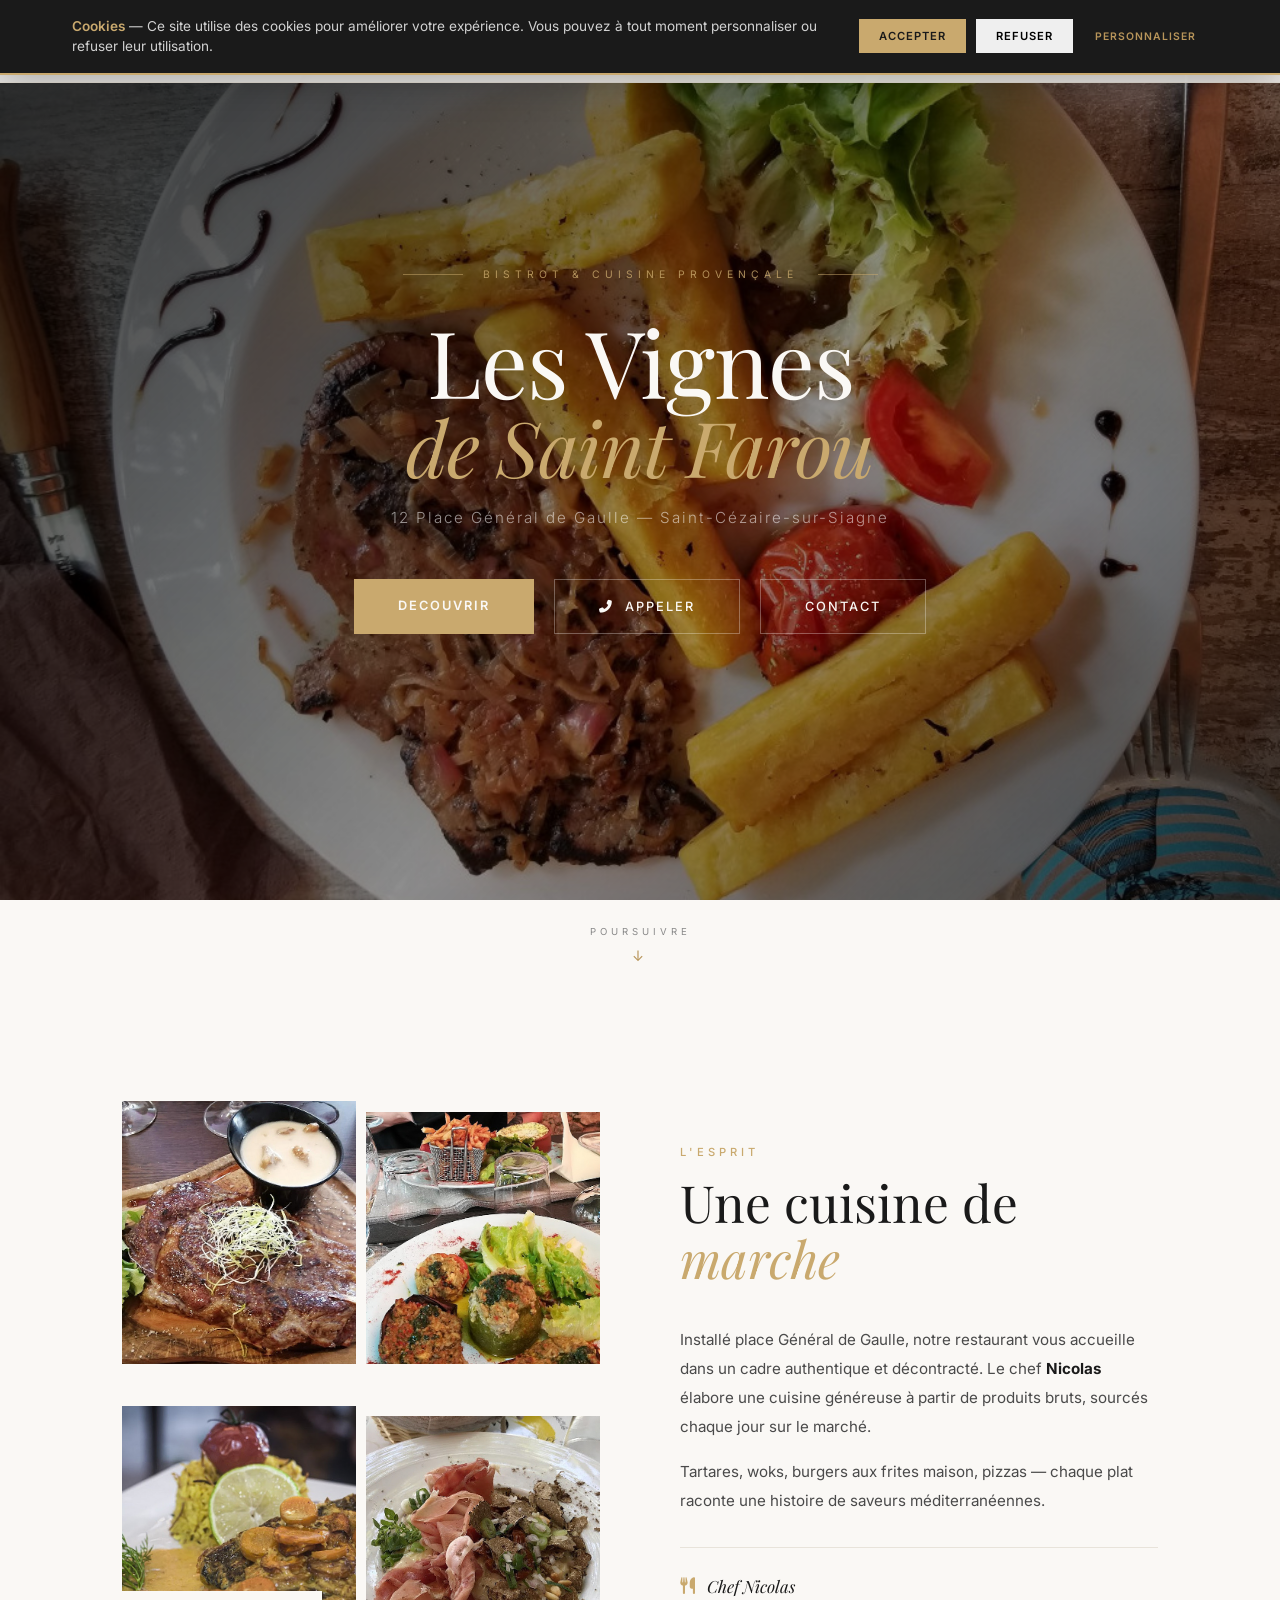
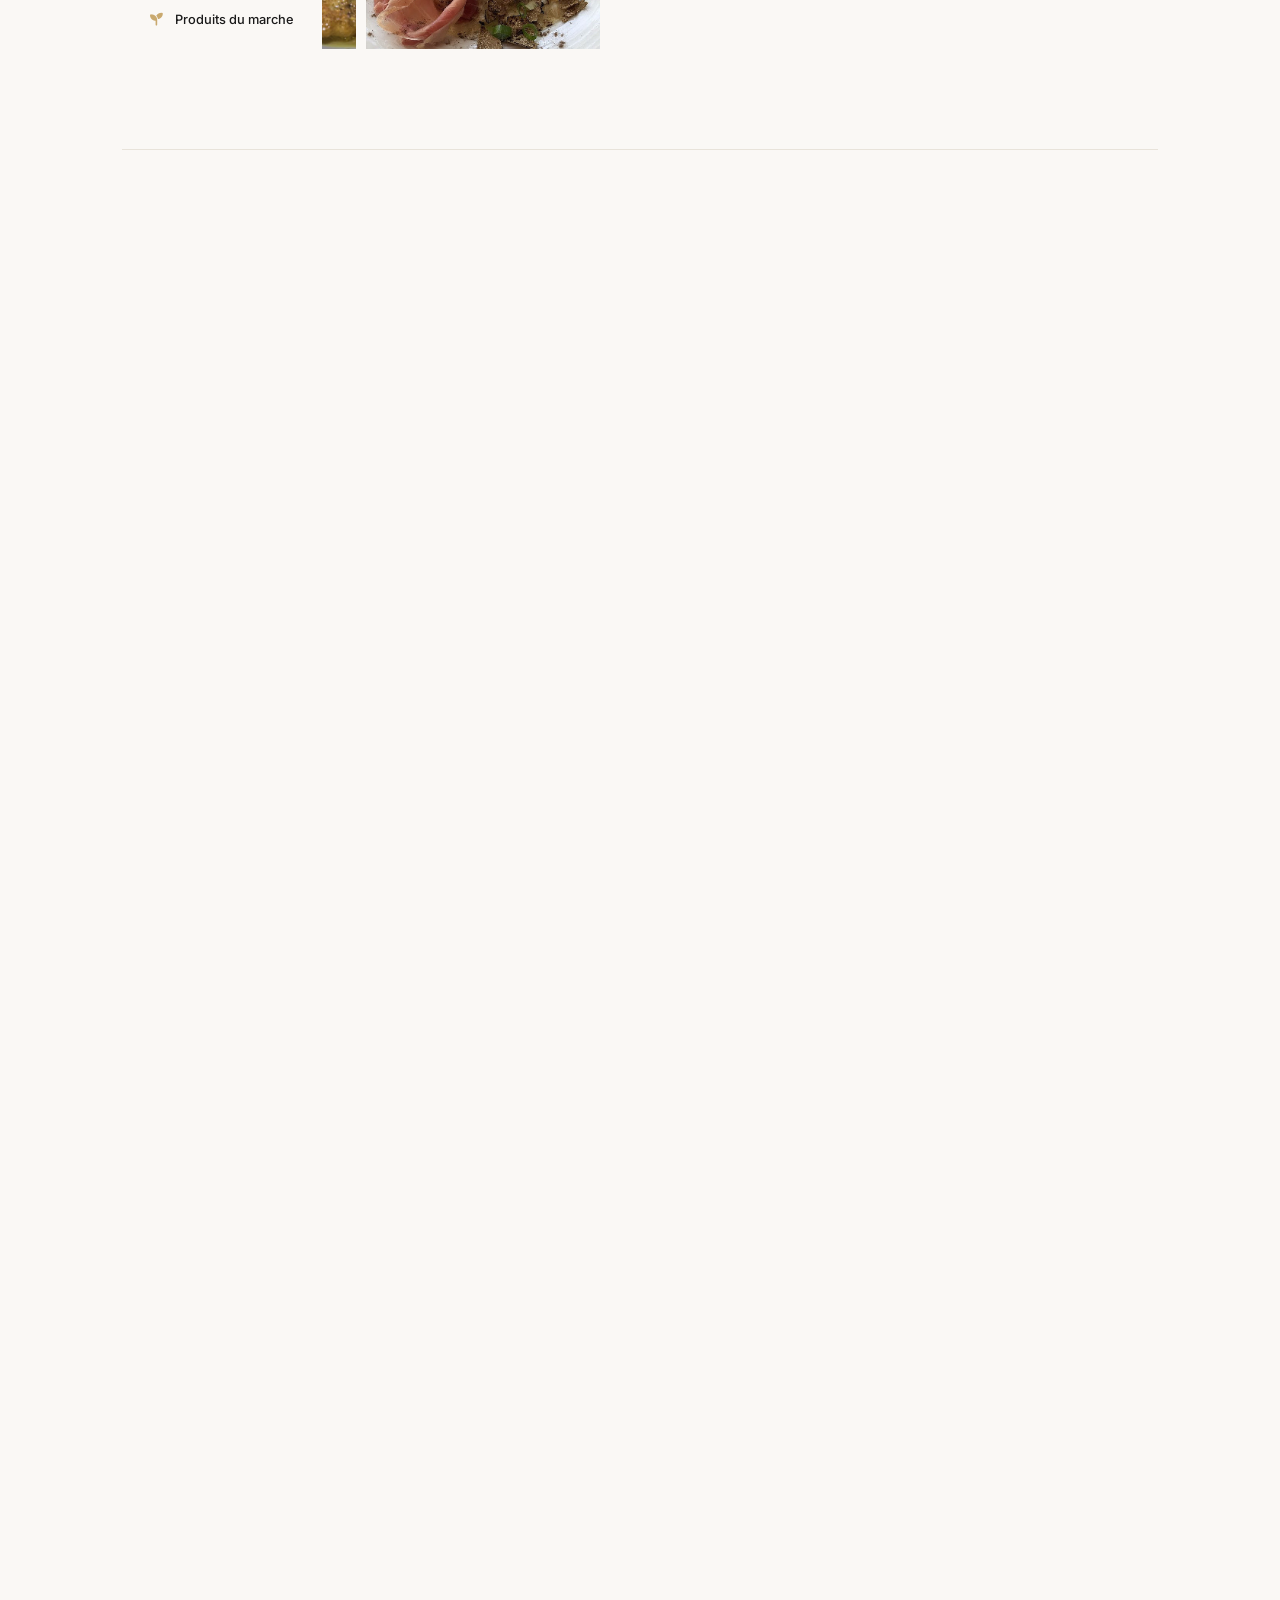
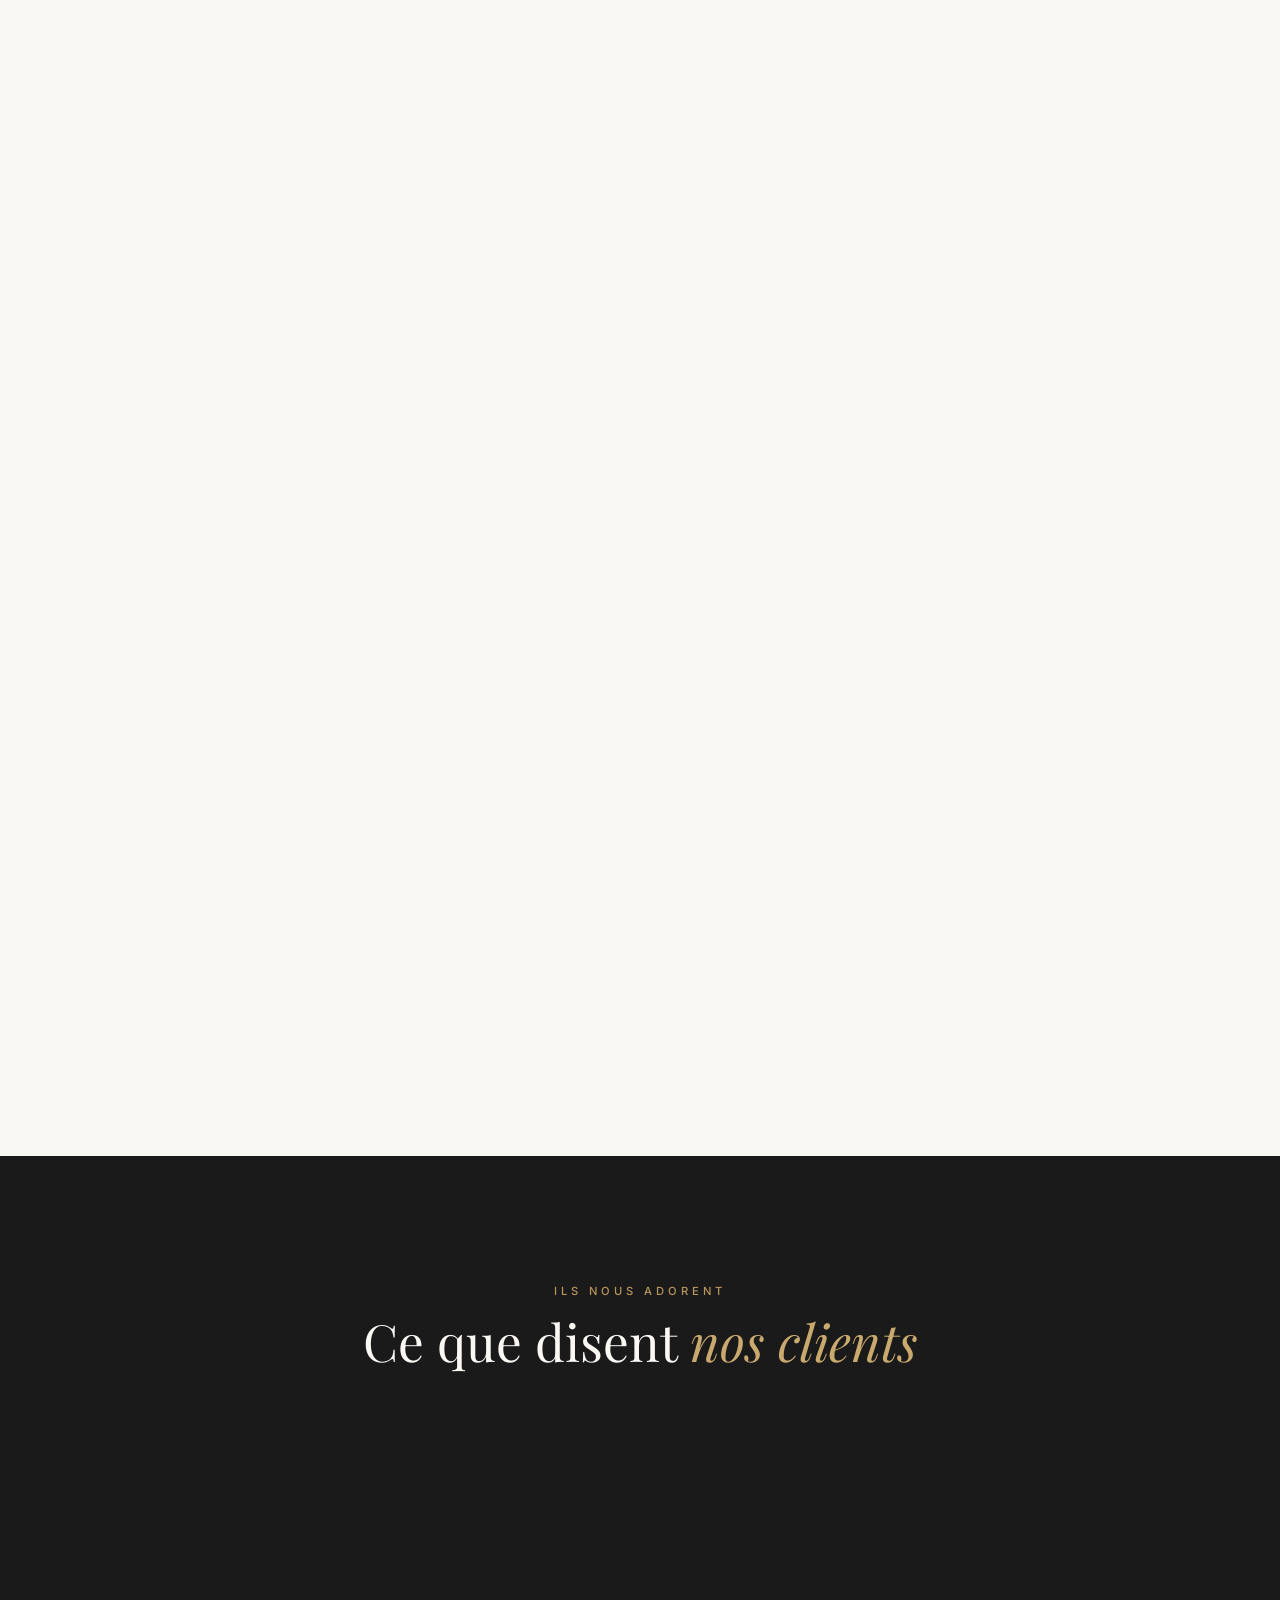
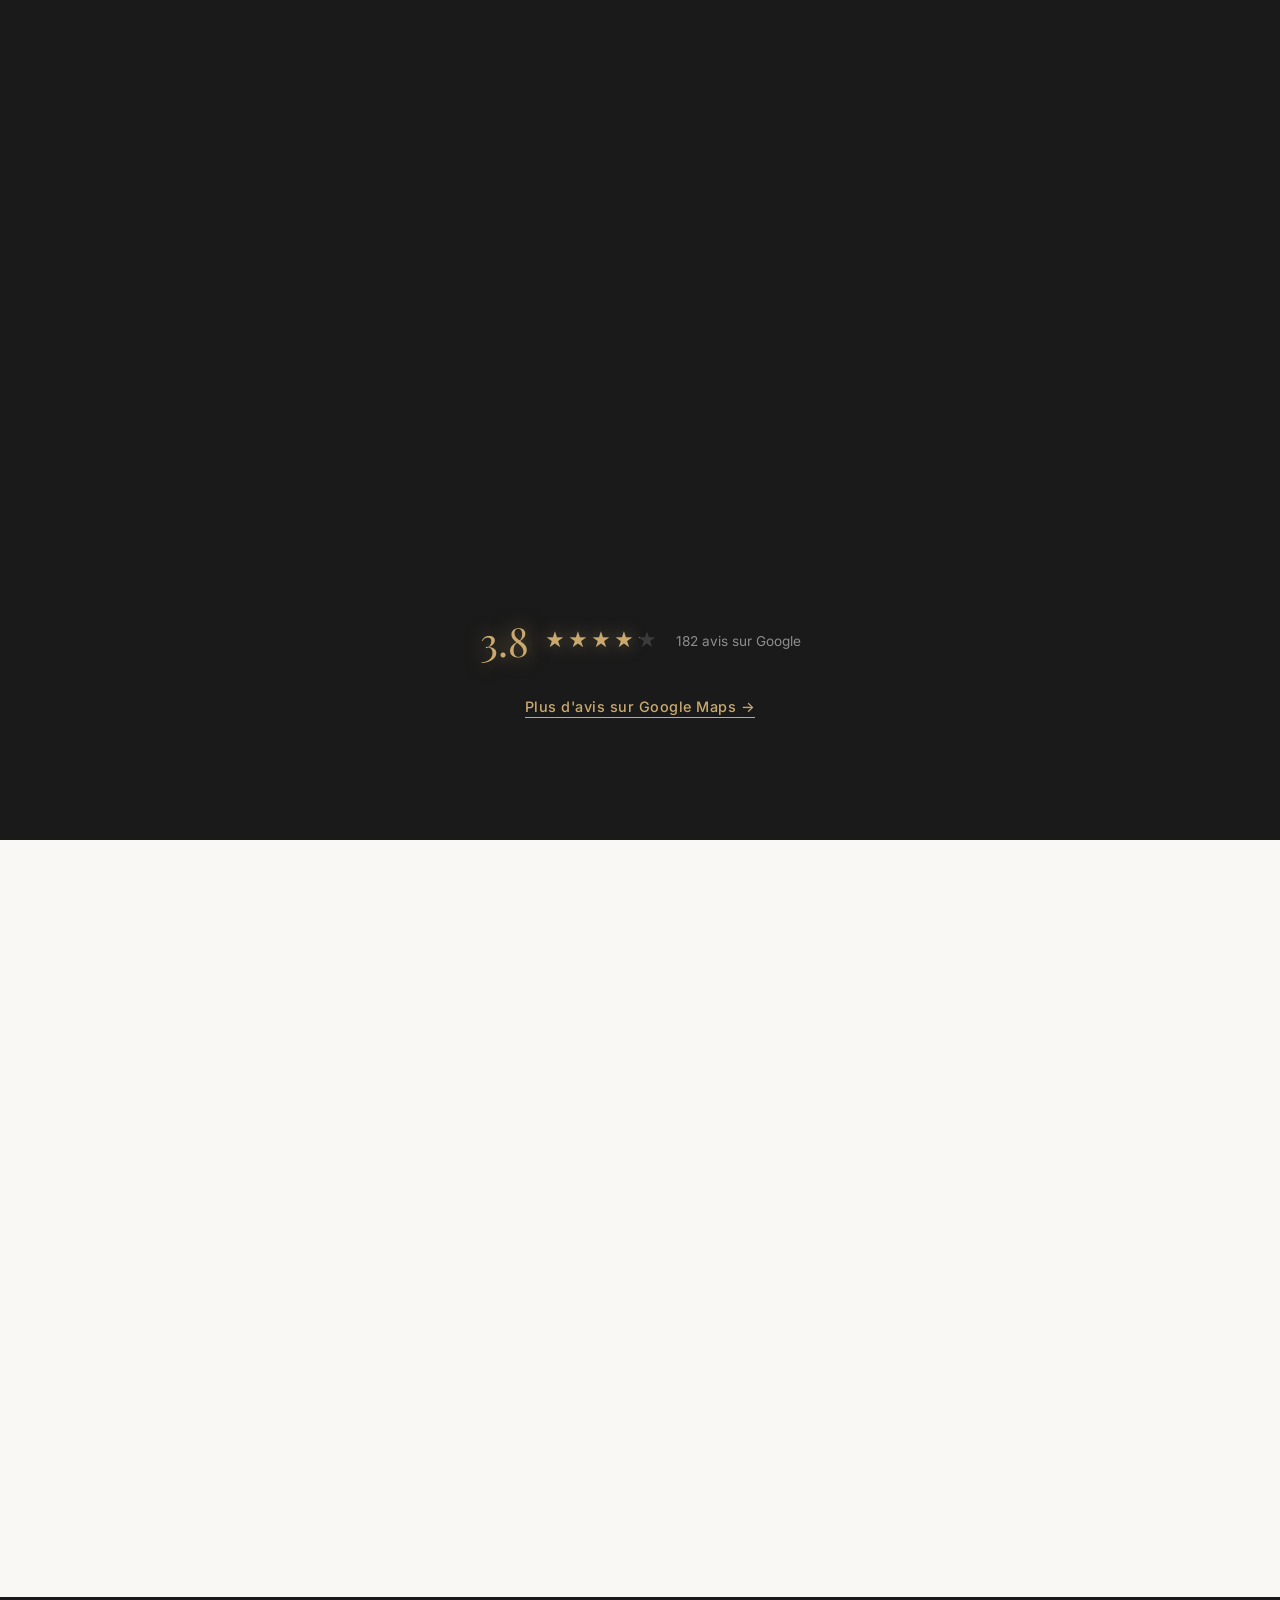
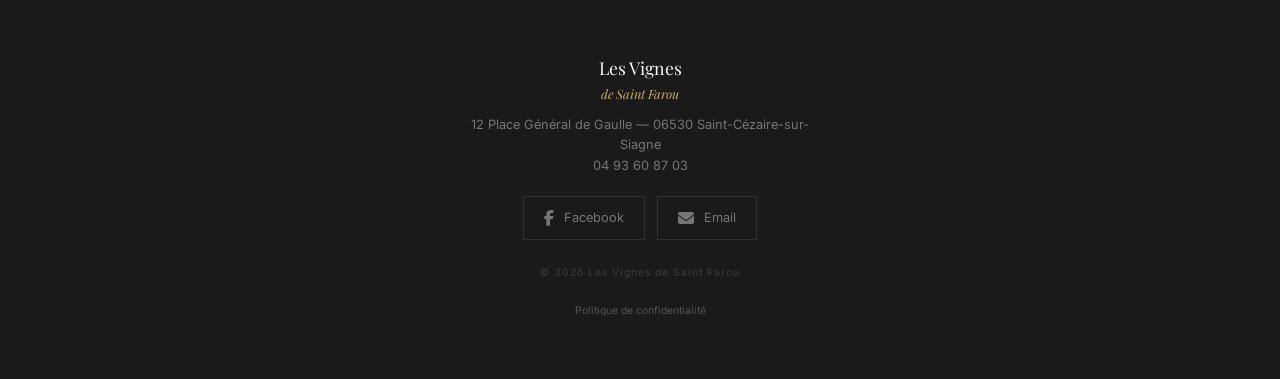
<file: index.html>
<!DOCTYPE html>
<html lang="fr">
<head>
  <meta charset="UTF-8">
  <meta name="viewport" content="width=device-width, initial-scale=1.0">
  <title>Les Vignes de Saint Farou — Restaurant Bistronomique à Saint-Cézaire-sur-Siagne</title>
  <meta name="description" content="Restaurant bistronomique à Saint-Cézaire-sur-Siagne. Cuisine provençale, produits frais du marché, terrasse ombragée. Menu du jour, plats faits maison, desserts gourmands.">
  <meta name="keywords" content="restaurant Saint-Cézaire, cuisine provençale, bistronomique, Nicolas, terrasse, marché, Alpes-Maritimes">
  <meta name="robots" content="index, follow">
  <link rel="canonical" href="https://mrplrgaming.github.io/les-vignes-de-saint-farou/">
  <link rel="icon" type="image/jpeg" href="images/photo2.jpg">

  <!-- Open Graph -->
  <meta property="og:title" content="Les Vignes de Saint Farou — Restaurant Bistronomique">
  <meta property="og:description" content="Cuisine provençale, produits frais du marché, terrasse ombragée à Saint-Cézaire-sur-Siagne.">
  <meta property="og:type" content="restaurant">
  <meta property="og:url" content="https://mrplrgaming.github.io/les-vignes-de-saint-farou/">
  <meta property="og:image" content="https://mrplrgaming.github.io/les-vignes-de-saint-farou/images/photo10.jpg">
  <meta property="og:locale" content="fr_FR">

  <!-- Twitter Card -->
  <meta name="twitter:card" content="summary_large_image">
  <meta name="twitter:title" content="Les Vignes de Saint Farou — Restaurant Bistronomique">
  <meta name="twitter:description" content="Cuisine provençale, produits frais du marché, terrasse ombragée à Saint-Cézaire-sur-Siagne.">
  <meta name="twitter:image" content="https://mrplrgaming.github.io/les-vignes-de-saint-farou/images/photo10.jpg">

  <link rel="preconnect" href="https://fonts.googleapis.com">
  <link href="https://fonts.googleapis.com/css2?family=Playfair+Display:ital,wght@0,400;0,500;0,600;0,700;1,400;1,500&family=Inter:wght@300;400;500;600&display=swap" rel="stylesheet">
  <link rel="stylesheet" href="https://cdnjs.cloudflare.com/ajax/libs/font-awesome/6.5.0/css/all.min.css">
  <link rel="stylesheet" href="css/style.css">

  <!-- Schema.org Restaurant -->
  <script type="application/ld+json">
  {
    "@context": "https://schema.org",
    "@type": "Restaurant",
    "name": "Les Vignes de Saint Farou",
    "alternateName": "Les Vignes de San Fariou",
    "description": "Restaurant bistronomique proposant une cuisine provençale élaborée à partir de produits frais du marché.",
    "url": "https://mrplrgaming.github.io/les-vignes-de-saint-farou/",
    "telephone": "+33493608703",
    "email": "restaurant@vignes-san-fariou.fr",
    "servesCuisine": "Provençale, Bistronomique",
    "priceRange": "€€",
    "image": "https://mrplrgaming.github.io/les-vignes-de-saint-farou/images/photo10.jpg",
    "address": {
      "@type": "PostalAddress",
      "streetAddress": "12 Place Général de Gaulle",
      "addressLocality": "Saint-Cézaire-sur-Siagne",
      "postalCode": "06530",
      "addressCountry": "FR"
    },
    "geo": {
      "@type": "GeoCoordinates",
      "latitude": 43.64976,
      "longitude": 6.79287
    },
    "openingHours": [
      "Tu-Th 12:00-14:30",
      "Fr-Sa 12:00-14:00, 19:00-22:30"
    ],
    "aggregateRating": {
      "@type": "AggregateRating",
      "ratingValue": "4.4",
      "reviewCount": "182",
      "bestRating": "5"
    }
  }
  </script>

  <!-- BreadcrumbList -->
  <script type="application/ld+json">
  {
    "@context": "https://schema.org",
    "@type": "BreadcrumbList",
    "itemListElement": [
      { "@type": "ListItem", "position": 1, "name": "Accueil", "item": "https://mrplrgaming.github.io/les-vignes-de-saint-farou/" }
    ]
  }
  </script>
  <!-- Google tag (gtag.js) -->
  <script async src="https://www.googletagmanager.com/gtag/js?id=G-81CL2860PD"></script>
  <script>
    window.dataLayer = window.dataLayer || [];
    function gtag(){dataLayer.push(arguments);}
    gtag('js', new Date());
    gtag('config', 'G-81CL2860PD');
  </script>
<script data-goatcounter="https://mes-sites.goatcounter.com/count" async src="//gc.zgo.at/count.js"></script>
</head>
<body>

  <nav id="navbar">
    <div class="nav-inner">
      <a href="#" class="nav-brand">Les Vignes <span>de Saint Farou</span></a>
      <div class="nav-right">
        <a href="#about" class="nav-link">L'Esprit</a>
        <a href="#menu" class="nav-link">Carte</a>
        <a href="#gallery" class="nav-link">Galerie</a>
        <a href="#reviews" class="nav-link">Avis</a>
        <a href="https://www.facebook.com/VignesSanFariou" target="_blank" class="nav-link nav-social" aria-label="Facebook"><i class="fab fa-facebook-f"></i></a>
        <a href="#contact" class="nav-btn">Reservez</a>
        <a href="tel:+33493608703" class="nav-btn nav-call" aria-label="Appeler">Appeler</a>
      </div>
      <button class="nav-toggle" id="navToggle" aria-label="Menu">
        <span></span><span></span>
      </button>
    </div>
  </nav>

  <section id="hero">
    <div class="hero-bg"></div>
    <div class="hero-overlay"></div>
    <div class="hero-holder">
      <div class="hero-marquee">
        <div class="hero-line"></div>
        <span>Bistrot & Cuisine Provençale</span>
        <div class="hero-line"></div>
      </div>
      <h1>Les Vignes<br><em>de Saint Farou</em></h1>
      <p class="hero-addr">12 Place Général de Gaulle — Saint-Cézaire-sur-Siagne</p>
      <div class="hero-actions">
        <a href="#menu" class="btn-primary">Decouvrir</a>
        <a href="tel:+33493608703" class="btn-ghost btn-call"><i class="fas fa-phone-alt"></i> Appeler</a>
        <a href="#contact" class="btn-ghost">Contact</a>
      </div>
      <div class="hero-scroll-down">↓</div>
    </div>
  </section>

  <div class="scroll-hint">Poursuivre <span>↓</span></div>

  <section id="about" class="reveal-left">
    <div class="container">
      <div class="about-grid stagger">
        <div class="about-visual reveal-left">
          <div class="collage">
            <div class="collage-item collage-a"><img loading="lazy" src="images/photo25.jpg" alt="" class="parallax-img"></div>
            <div class="collage-item collage-b"><img loading="lazy" src="images/photo26.jpg" alt="" class="parallax-img"></div>
            <div class="collage-item collage-c"><img loading="lazy" src="images/photo27.jpg" alt="" class="parallax-img"></div>
            <div class="collage-item collage-d"><img loading="lazy" src="images/photo28.jpg" alt="" class="parallax-img"></div>
          </div>
          <div class="about-stamp">
            <i class="fas fa-seedling"></i>
            <span>Produits du marche</span>
          </div>
        </div>
        <div class="about-text reveal-right">
          <span class="label">L'Esprit</span>
          <h2>Une cuisine de <em>marche</em></h2>
          <p>
            Installé place Général de Gaulle, notre restaurant vous accueille dans un cadre authentique et décontracté. Le chef <strong>Nicolas</strong> élabore une cuisine généreuse à partir de produits bruts, sourcés chaque jour sur le marché.
          </p>
          <p>
            Tartares, woks, burgers aux frites maison, pizzas — chaque plat raconte une histoire de saveurs méditerranéennes.
          </p>
          <div class="about-sign">
            <i class="fas fa-utensils"></i>
            <span>Chef Nicolas</span>
          </div>
        </div>
      </div>
      <div class="chef-section stagger">
        <div class="chef-image reveal-left">
            <img loading="lazy" src="images/photo22.jpg" alt="Plat signé Chef Nicolas" class="parallax-img">
        </div>
        <div class="chef-text reveal-right">
          <span class="label">La Passion du Chef</span>
          <h3>Une signature <em>gourmande</em></h3>
          <p>
            Chaque assiette qui sort de la cuisine du Chef Nicolas raconte une histoire. Celle d'un produit choisi sur le marché, d'une cuisson maîtrisée, d'une touche personnelle qui fait la différence. Du wok de porc aux légumes croquants au burger du San Fariou accompagné de frites maison, chaque plat est préparé avec la même exigence : celle du gout avant tout.
          </p>
          <p>
            "Je veux que mes clients retrouvent le goût des choses simples, mais exécutées avec précision. Un bon produit, bien cuit, bien assaisonné — ça n'a pas de prix."
          </p>
        </div>
      </div>
    </div>
  </section>

  <section id="menu" class="reveal-scale">
    <div class="container">
<div class="menu-head reveal">
      <span class="label">La Carte</span>
      <h2>Saveurs & <em>saisons</em></h2>
      </div>
      <div class="menu-tabs">
        <button class="tab active" data-tab="formules">Formules</button>
        <button class="tab" data-tab="plats">Plats</button>
        <button class="tab" data-tab="suggestions">Suggestions</button>
        <button class="tab" data-tab="desserts">Desserts</button>
        <button class="tab" data-tab="boissons">Boissons</button>
      </div>
      <div class="menu-panel active" id="panel-formules">
        <div class="menu-item">
          <div class="menu-meta">
            <h4>Plat du jour</h4>
            <span class="price">12.50</span>
          </div>
          <p>Selon le marché et l'inspiration du Chef Nicolas</p>
        </div>
        <div class="menu-item">
          <div class="menu-meta">
            <h4>Menu du jour</h4>
            <span class="price">16.50</span>
          </div>
          <p>Entrée + Plat ou Plat + Dessert</p>
        </div>
        <div class="menu-item">
          <div class="menu-meta">
            <h4>La Formule</h4>
            <span class="price">19.40</span>
          </div>
          <p>Plat + Dessert ou Café gourmand</p>
        </div>
        <div class="menu-item">
          <div class="menu-meta">
            <h4>Menu Dégustation</h4>
            <span class="price">34</span>
          </div>
          <p>Entrée + Plat + Dessert — Un voyage de saveurs</p>
        </div>
      </div>
      <div class="menu-panel" id="panel-plats">
        <div class="menu-item">
          <div class="menu-meta">
            <h4>Burger du San Fariou</h4>
            <span class="price">15</span>
          </div>
          <p>Frites maison</p>
        </div>
        <div class="menu-item">
          <div class="menu-meta">
            <h4>Filet de bœuf — Faux-filet</h4>
            <span class="price">24</span>
          </div>
          <p>Accompagnement du moment</p>
        </div>
        <div class="menu-item">
          <div class="menu-meta">
            <h4>Canard au miel et soja</h4>
            <span class="price">20</span>
          </div>
          <p>Purée de carottes maison</p>
        </div>
        <div class="menu-item">
          <div class="menu-meta">
            <h4>Wok de porc</h4>
            <span class="price">19</span>
          </div>
          <p>Légumes croquants, sauce soja</p>
        </div>
        <div class="menu-item">
          <div class="menu-meta">
            <h4>Panisse provençale</h4>
            <span class="price">13</span>
          </div>
          <p>Spécialité niçoise</p>
        </div>
        <div class="menu-item">
          <div class="menu-meta">
            <h4>Farcis végétaliens</h4>
            <span class="price">14</span>
          </div>
          <p>Légumes farcis de saison</p>
        </div>
      </div>
      <div class="menu-panel stagger" id="panel-suggestions">
        <div class="menu-item">
          <div class="menu-meta">
            <h4>Carpaccio de truffes</h4>
            <span class="price">15</span>
          </div>
          <p>Fines tranches, huile d'olive, parmesan</p>
        </div>
        <div class="menu-item">
          <div class="menu-meta">
            <h4>Gratin de légumes</h4>
            <span class="price">14</span>
          </div>
          <p>Légumes de saison gratinés au four</p>
        </div>
        <div class="menu-item">
          <div class="menu-meta">
            <h4>Viande avec sauce</h4>
            <span class="price">18</span>
          </div>
          <p>Suggestion du chef selon arrivage</p>
        </div>
        <div class="menu-item">
          <div class="menu-meta">
            <h4>Fromages affinés</h4>
            <span class="price">11</span>
          </div>
          <p>Sélection du terroir, confit de figues</p>
        </div>
      </div>
      <div class="menu-panel" id="panel-desserts">
        <div class="menu-item">
          <div class="menu-meta">
            <h4>Crème brûlée à la violette</h4>
            <span class="price">9</span>
          </div>
        </div>
        <div class="menu-item">
          <div class="menu-meta">
            <h4>Baba au limoncello</h4>
            <span class="price">10</span>
          </div>
        </div>
        <div class="menu-item">
          <div class="menu-meta">
            <h4>Panna cotta du moment</h4>
            <span class="price">9</span>
          </div>
        </div>
        <div class="menu-item">
          <div class="menu-meta">
            <h4>Café gourmand</h4>
            <span class="price">19</span>
          </div>
          <p>Café + sélection de mini-desserts</p>
        </div>
      </div>
      <div class="menu-panel" id="panel-boissons">
        <div class="menu-item">
          <div class="menu-meta">
            <h4>Vin rouge — Côtes de Provence</h4>
            <span class="price">5 / 24</span>
          </div>
          <p>Verre / Bouteille</p>
        </div>
        <div class="menu-item">
          <div class="menu-meta">
            <h4>Vin rosé — Côtes de Provence</h4>
            <span class="price">5 / 22</span>
          </div>
          <p>Verre / Bouteille</p>
        </div>
        <div class="menu-item">
          <div class="menu-meta">
            <h4>Vin blanc — Bellet AOC</h4>
            <span class="price">7 / 32</span>
          </div>
          <p>Verre / Bouteille</p>
        </div>
        <div class="menu-item">
          <div class="menu-meta">
            <h4>Bières pression & bouteille</h4>
            <span class="price">5–8</span>
          </div>
        </div>
        <div class="menu-item">
          <div class="menu-meta">
            <h4>Spritz & Cocktails</h4>
            <span class="price">8–12</span>
          </div>
        </div>
        <div class="menu-item">
          <div class="menu-meta">
            <h4>Café / Expresso</h4>
            <span class="price">2</span>
          </div>
        </div>
      </div>
      <div class="menu-note">
        <i class="fas fa-leaf"></i>
        <span>Carte renouvelée au rythme des saisons — Consultez l'ardoise du jour</span>
      </div>
    </div>
  </section>

  <section id="gallery" class="reveal-gallery">
    <div class="container">
      <div class="gallery-head">
        <span class="label light">Ambiance</span>
        <h2>Notre <em>univers</em></h2>
      </div>
    </div>
    <div class="gallery-wrap">
      <div class="gallery-track" id="galleryTrack">
        <div class="gallery-slide"><img loading="lazy" src="images/photo10.jpg" alt=""></div>
        <div class="gallery-slide"><img loading="lazy" src="images/photo11.jpg" alt=""></div>
        <div class="gallery-slide"><img loading="lazy" src="images/photo12.jpg" alt=""></div>
        <div class="gallery-slide"><img loading="lazy" src="images/photo13.jpg" alt=""></div>
        <div class="gallery-slide"><img loading="lazy" src="images/photo14.jpg" alt=""></div>
        <div class="gallery-slide"><img loading="lazy" src="images/photo16.jpg" alt=""></div>
        <div class="gallery-slide"><img loading="lazy" src="images/photo18.jpg" alt=""></div>
        <div class="gallery-slide"><img loading="lazy" src="images/photo19.jpg" alt=""></div>
        <div class="gallery-slide"><img loading="lazy" src="images/photo22.jpg" alt=""></div>
        <div class="gallery-slide"><img loading="lazy" src="images/photo2.jpg" alt=""></div>
        <div class="gallery-slide"><img loading="lazy" src="images/photo5.jpg" alt=""></div>
        <div class="gallery-slide"><img loading="lazy" src="images/photo6.jpg" alt=""></div>
        <div class="gallery-slide"><img loading="lazy" src="images/photo7.jpg" alt=""></div>
        <div class="gallery-slide"><img loading="lazy" src="images/photo29.jpg" alt=""></div>
        <div class="gallery-slide"><img loading="lazy" src="images/photo30.jpg" alt=""></div>
      </div>
      <button class="gallery-btn prev" id="galleryPrev"><i class="fas fa-arrow-left"></i></button>
      <button class="gallery-btn next" id="galleryNext"><i class="fas fa-arrow-right"></i></button>
      <div class="gallery-dots" id="galleryDots"></div>
    </div>
  </section>

  <section id="reviews">
    <div class="container">
      <div class="reviews-head">
        <span class="label light">Ils nous adorent</span>
        <h2>Ce que disent <em>nos clients</em></h2>
      </div>
      <div class="reviews-grid stagger">
        <div class="review-card">
          <div class="review-stars">★★★★★</div>
          <p>"Très bon accueil malgré notre arrivée tardive. J'ai mangé un tartare excellent et ma fille s'est régalée avec son Burger. Belle terrasse ombragée. À recommander."</p>
          <div class="review-author">
            <strong>Mathieu</strong>
            <span>— Fév. 2026</span>
          </div>
        </div>
        <div class="review-card">
          <div class="review-stars">★★★★★</div>
          <p>"De passage en vacances à Saint-Cézaire, nous avons réservé une table pour 7 personnes. Nous nous sommes tous régalés de l'apéritif aux desserts. Service souriant et professionnel."</p>
          <div class="review-author">
            <strong>Charlotte</strong>
            <span>— Fév. 2026</span>
          </div>
        </div>
        <div class="review-card">
          <div class="review-stars">★★★★★</div>
          <p>"Excellent ! Le plat du jour change tous les jours comme indiqué. C'est excellent ainsi que le café gourmand. Prix plus que raisonnable le midi. On y retournera volontiers !"</p>
          <div class="review-author">
            <strong>Julie</strong>
            <span>— Jan. 2026</span>
          </div>
        </div>
        <div class="review-card">
          <div class="review-stars">★★★★★</div>
          <p>"Nous nous sommes régalés avec les différents plats de ce restaurant. Les produits sont frais, la cuisine est délicieuse. Un sans-faute, nous reviendrons c'est certain."</p>
          <div class="review-author">
            <strong>Jonathan</strong>
            <span>— Jan. 2026</span>
          </div>
        </div>
        <div class="review-card">
          <div class="review-stars">★★★★★</div>
          <p>"Excellent restaurant ! Le chef Nicolas maîtrise parfaitement ses cuissons. Le filet de bœuf était incroyable. Service aux petits soins. Je recommande les yeux fermés."</p>
          <div class="review-author">
            <strong>Sophie</strong>
            <span>— Mars 2026</span>
          </div>
        </div>
        <div class="review-card">
          <div class="review-stars">★★★★★</div>
          <p>"Nous venons régulièrement depuis des années et la qualité est toujours au rendez-vous. Mention spéciale pour le wok de porc et les frites maison. Un incontournable de Saint-Cézaire !"</p>
          <div class="review-author">
            <strong>Philippe</strong>
            <span>— Mars 2026</span>
          </div>
        </div>
      </div>
      <div class="reviews-avg">
        <span class="big"><span id="ratingNum">0</span></span>
        <div class="stars-wrap">
          <div class="stars-empty">★★★★★</div>
          <div class="stars-fill" id="starsFill" style="width:0%">★★★★★</div>
        </div>
        <span>182 avis sur Google</span>
      </div>
      <div class="reviews-more">
        <a href="https://www.google.com/maps/place/Les+Vignes+de+San+Fariou/@43.6497656,6.7928737,17z/data=!4m8!3m7!1s0x12cc21759bc28ef1:0x9fd8c637d2d4d8bc!8m2!3d43.6497656!4d6.7928737!9m1!1b1!16s%2Fg%2F1tcwbl14?entry=ttu" target="_blank" rel="noopener">Plus d'avis sur Google Maps →</a>
      </div>
    </div>
  </section>

  <section id="contact" class="reveal">
    <div class="container">
      <div class="contact-head">
        <span class="label">Contact</span>
        <h2>Reservez votre <em>table</em></h2>
      </div>

      <div class="contact-tabs">
        <button class="ctab active" data-ctab="enligne">En ligne</button>
        <button class="ctab" data-ctab="contact">Nous contacter</button>
        <button class="ctab" data-ctab="horaires">Horaires & acces</button>
      </div>

      <div class="contact-panel active" id="cpanel-enligne">
        <div class="contact-form">
          <form id="reservationForm">
            <input type="text" name="_gotcha" style="display:none">
            <div class="form-row">
              <input type="text" name="nom" placeholder="Votre nom" required>
              <input type="email" name="email" placeholder="Votre email" required>
            </div>
            <div class="form-row">
              <input type="date" name="date" required>
              <input type="time" name="heure" required>
              <input type="number" name="convives" placeholder="Convives" min="1" max="20" required>
            </div>
            <textarea name="message" placeholder="Message ou demande particuliere..." rows="4"></textarea>
            <button type="submit" class="btn-primary" id="formSubmit">Envoyer la demande</button>
            <div id="formSuccess" class="form-success">Demande envoyee ! Nous vous repondrons dans les plus brefs delais.</div>
          </form>
        </div>
      </div>

      <div class="contact-panel" id="cpanel-contact">
        <div class="contact-cards stagger">
          <div class="contact-item">
            <i class="fas fa-phone-alt"></i>
            <div>
              <small>Telephone</small>
              <a href="tel:+33493608703">04 93 60 87 03</a>
            </div>
          </div>
          <div class="contact-item">
            <i class="fas fa-envelope"></i>
            <div>
              <small>Email</small>
              <a href="mailto:restaurant@vignes-san-fariou.fr">restaurant@vignes-san-fariou.fr</a>
            </div>
          </div>
          <div class="contact-item contact-social">
            <i class="fab fa-facebook-f"></i>
            <div>
              <small>Suivez-nous</small>
              <a href="https://www.facebook.com/VignesSanFariou" target="_blank" rel="noopener">Facebook</a>
            </div>
          </div>
        </div>
      </div>

      <div class="contact-panel" id="cpanel-horaires">
        <div class="contact-cards stagger">
          <div class="contact-item">
            <i class="fas fa-map-marker-alt"></i>
            <div>
              <small>Adresse</small>
              <p>12 Place General de Gaulle<br>06530 Saint-Cezaire-sur-Siagne</p>
            </div>
          </div>
          <div class="contact-item">
            <i class="fas fa-clock"></i>
            <div>
              <small>Horaires</small>
              <p>Midi : 12h00 – 14h30 (sauf lun & dim)<br>Soir : ven & sam 19h00 – 22h30</p>
            </div>
          </div>
          <div class="contact-item">
            <i class="fas fa-credit-card"></i>
            <div>
              <small>Paiements</small>
              <p>Carte bancaire, Cheques, Ticket Restaurant</p>
            </div>
          </div>
        </div>
        <div class="contact-map reveal reveal-right">
          <iframe src="https://maps.google.com/maps?q=12+Place+G%C3%A9n%C3%A9ral+de+Gaulle,+06530+Saint-C%C3%A9zaire-sur-Siagne&t=m&z=16&output=embed" width="100%" height="100%" style="border:0;" allowfullscreen="" loading="lazy" title="Carte Saint-Cezaire-sur-Siagne"></iframe>
        </div>
      </div>
    </div>
  </section>

  <footer id="footer">
    <div class="container">
      <div class="footer-inner">
        <div class="footer-brand">Les Vignes <span>de Saint Farou</span></div>
        <p>12 Place Général de Gaulle — 06530 Saint-Cézaire-sur-Siagne<br>04 93 60 87 03</p>
        <div class="footer-social">
          <a href="https://www.facebook.com/VignesSanFariou" target="_blank" rel="noopener"><i class="fab fa-facebook-f"></i><span>Facebook</span></a>
          <a href="mailto:restaurant@vignes-san-fariou.fr"><i class="fas fa-envelope"></i><span>Email</span></a>
        </div>
        <div class="footer-copy">© 2026 Les Vignes de Saint Farou</div>
        <div class="footer-legal">
          <a href="confidentialite.html">Politique de confidentialité</a>
        </div>
      </div>
    </div>
  </footer>

  <div id="cookieNotice" class="cookie-notice">
    <div class="cookie-notice-inner">
      <p><strong>Cookies</strong> — Ce site utilise des cookies pour améliorer votre expérience. Vous pouvez à tout moment personnaliser ou refuser leur utilisation.</p>
      <div class="cookie-notice-actions">
        <button id="cookieOk">Accepter</button>
        <button id="cookieNope">Refuser</button>
        <button id="cookieCustomize">Personnaliser</button>
      </div>
    </div>
  </div>

  <div id="cookiePanel" class="cookie-panel">
    <div class="cookie-panel-overlay"></div>
    <div class="cookie-panel-inner">
      <div class="cookie-panel-header">
        <h3>Personnaliser les cookies</h3>
        <button id="cookiePanelClose" class="cookie-panel-x">&times;</button>
      </div>
      <div class="cookie-panel-body">
        <p class="cookie-panel-desc">
          En activant ou désactivant les catégories ci-dessous, vous contrôlez les cookies que nous sommes susceptibles d'utiliser. Votre choix sera conservé pendant 12 mois.
        </p>
        <div class="cookie-group">
          <div class="cookie-group-head">
            <div>
              <strong>Cookie de consentement (obligatoire)</strong>
              <small>Nécessaire au bon fonctionnement du site — enregistre votre préférence de consentement</small>
            </div>
            <label class="toggle disabled">
              <input type="checkbox" checked disabled>
              <span class="slider"></span>
            </label>
          </div>
        </div>
        <div class="cookie-group">
          <div class="cookie-group-head">
            <div>
              <strong>Google Maps</strong>
              <small>Affiche la carte interactive de notre restaurant. Donnée hébergée par Google Ireland Ltd.</small>
            </div>
            <label class="toggle">
              <input type="checkbox" id="mapsCheck" checked>
              <span class="slider"></span>
            </label>
          </div>
        </div>
        <div class="cookie-group">
          <div class="cookie-group-head">
            <div>
              <strong>Facebook</strong>
              <small>Permet le partage sur Facebook et l'affichage de notre page. Donnée hébergée par Meta Platforms Inc.</small>
            </div>
            <label class="toggle">
              <input type="checkbox" id="fbCheck" checked>
              <span class="slider"></span>
            </label>
          </div>
        </div>
        <div class="cookie-group">
          <div class="cookie-group-head">
            <div>
              <strong>Analytics</strong>
              <small>Nous aide à comprendre comment vous utilisez le site pour l'améliorer. Données anonymisées.</small>
            </div>
            <label class="toggle">
              <input type="checkbox" id="analyticsCheck">
              <span class="slider"></span>
            </label>
          </div>
        </div>
        <div class="cookie-group">
          <div class="cookie-group-head">
            <div>
              <strong>Polices & contenus externes (obligatoire)</strong>
              <small>Google Fonts et autres ressources nécessaires à l'affichage du site</small>
            </div>
            <label class="toggle">
              <input type="checkbox" id="fontsCheck" checked disabled>
              <span class="slider"></span>
            </label>
          </div>
        </div>
        <div class="cookie-group">
          <div class="cookie-group-head">
            <div>
              <strong>Réservation en ligne</strong>
              <small>Session nécessaire pour le formulaire de réservation de table</small>
            </div>
            <label class="toggle">
              <input type="checkbox" id="bookingCheck" checked disabled>
              <span class="slider"></span>
            </label>
          </div>
        </div>
        <div class="cookie-group">
          <div class="cookie-group-head">
            <div>
              <strong>Préférences d'affichage</strong>
              <small>Mémorise vos préférences de langue et d'affichage</small>
            </div>
            <label class="toggle">
              <input type="checkbox" id="prefsCheck" checked>
              <span class="slider"></span>
            </label>
          </div>
        </div>
        <div class="cookie-group">
          <div class="cookie-group-head">
            <div>
              <strong>Sécurité & anti-spam</strong>
              <small>Protège le site contre les accès frauduleux et les robots</small>
            </div>
            <label class="toggle">
              <input type="checkbox" id="securityCheck" checked disabled>
              <span class="slider"></span>
            </label>
          </div>
        </div>
      </div>
      <div class="cookie-panel-footer">
        <button id="panelAll" class="cookie-btn cookie-btn-primary">Tout accepter</button>
        <button id="panelSave" class="cookie-btn cookie-btn-secondary">Confirmer</button>
        <button id="panelNone" class="cookie-btn cookie-btn-ghost">Tout refuser</button>
      </div>
    </div>
  </div>

  <script src="js/script.js"></script>
</body>
</html>
</file>
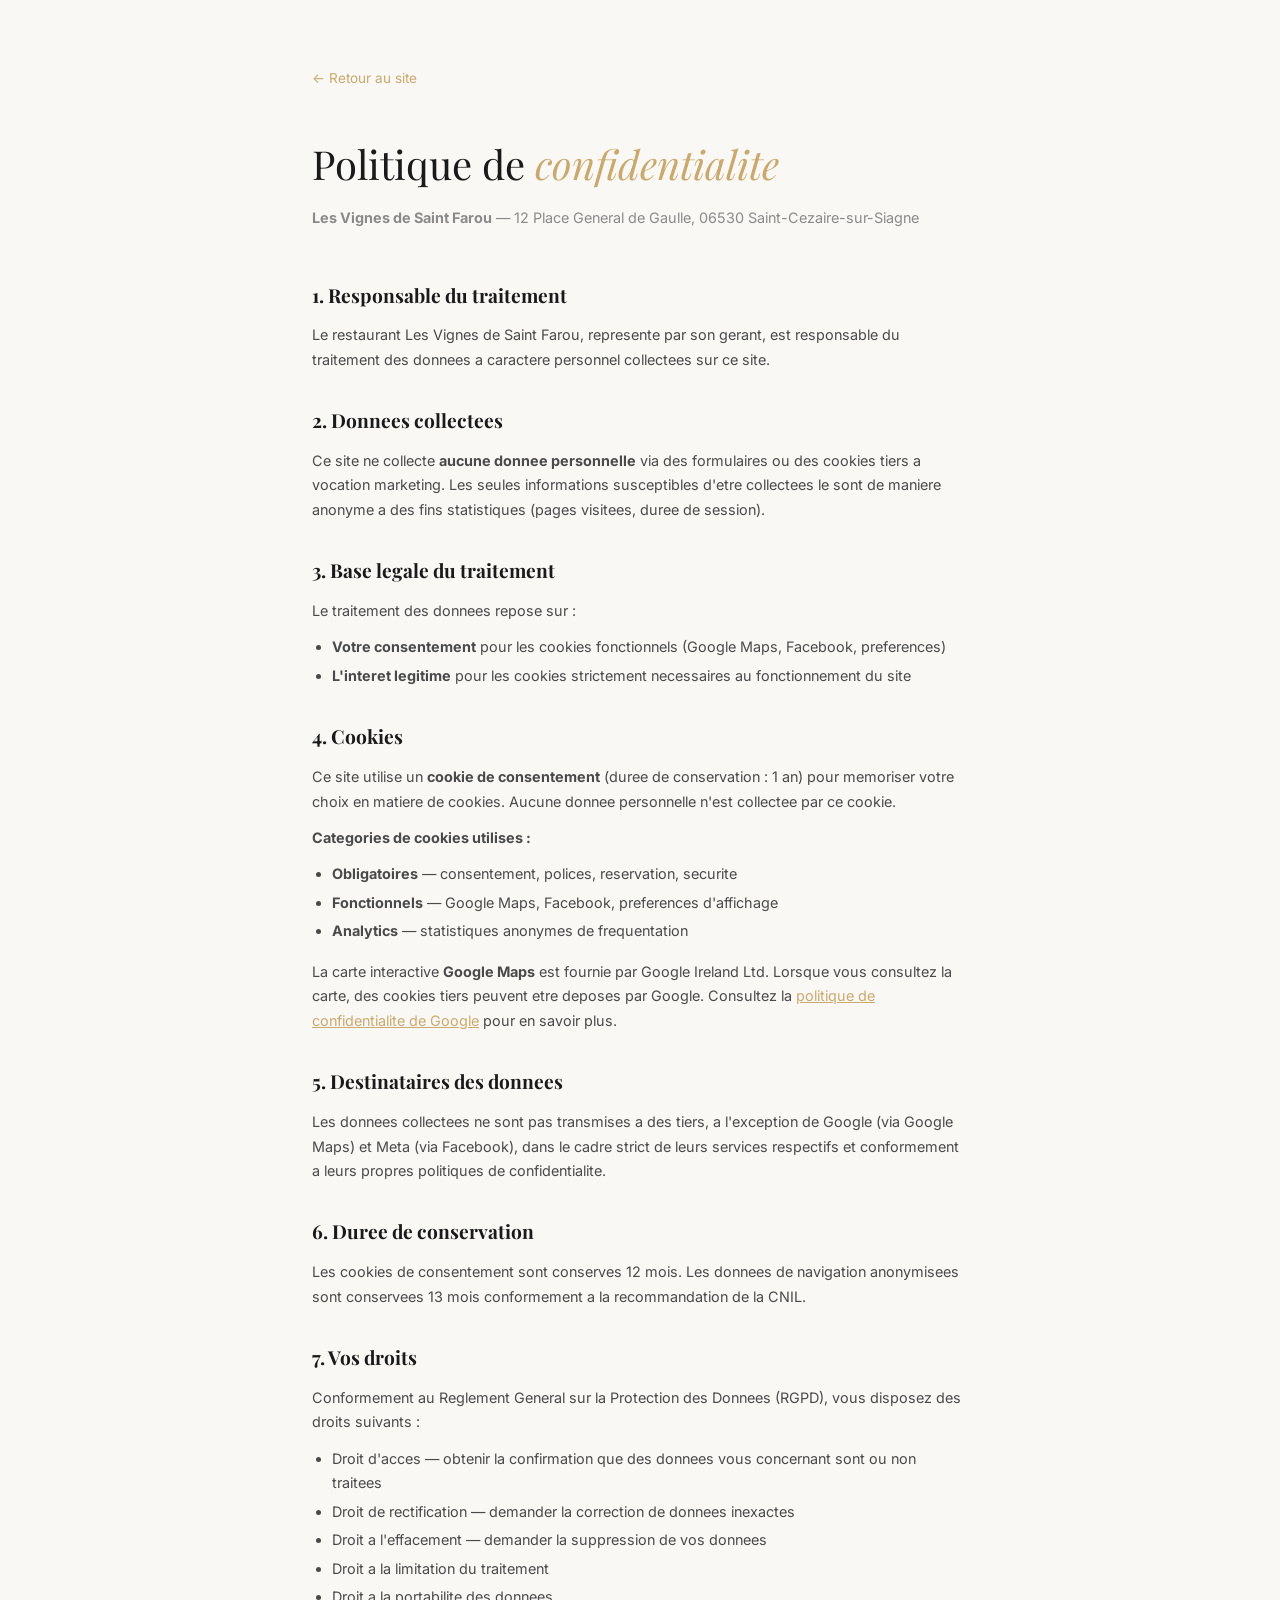
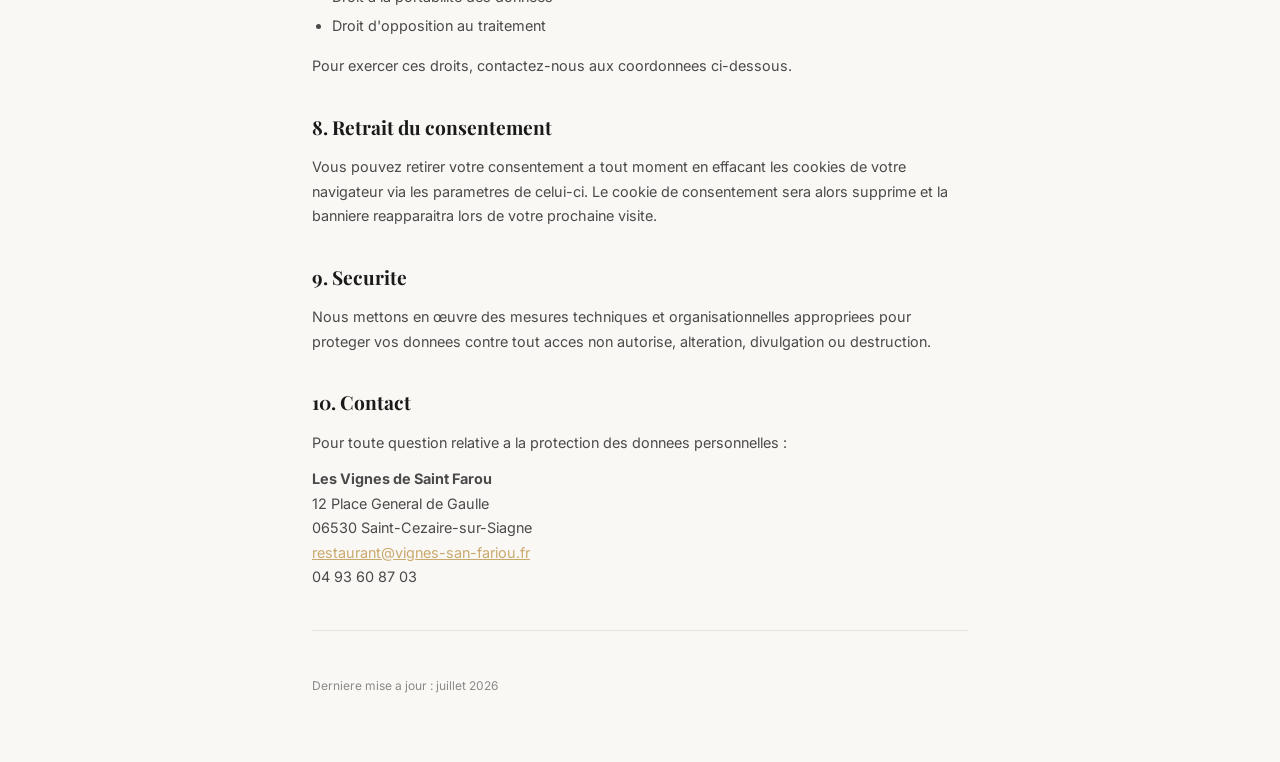
<file: confidentialite.html>
<!DOCTYPE html>
<html lang="fr">
<head>
  <meta charset="UTF-8">
  <meta name="viewport" content="width=device-width, initial-scale=1.0">
  <title>Politique de confidentialité — Les Vignes de Saint Farou</title>
  <meta name="description" content="Politique de confidentialité du restaurant Les Vignes de Saint Farou à Saint-Cézaire-sur-Siagne. Gestion des cookies, RGPD, droits des utilisateurs et données collectées.">
  <meta name="robots" content="noindex, follow">
  <link rel="canonical" href="https://mrplrgaming.github.io/les-vignes-de-saint-farou/confidentialite.html">
  <link rel="icon" type="image/jpeg" href="images/photo2.jpg">

  <!-- Open Graph -->
  <meta property="og:title" content="Politique de confidentialité — Les Vignes de Saint Farou">
  <meta property="og:description" content="Politique de confidentialité du restaurant Les Vignes de Saint Farou à Saint-Cézaire-sur-Siagne. Gestion des cookies, RGPD, droits des utilisateurs.">
  <meta property="og:type" content="website">
  <meta property="og:url" content="https://mrplrgaming.github.io/les-vignes-de-saint-farou/confidentialite.html">
  <meta property="og:image" content="https://mrplrgaming.github.io/les-vignes-de-saint-farou/images/photo10.jpg">
  <meta property="og:locale" content="fr_FR">

  <!-- Twitter Card -->
  <meta name="twitter:card" content="summary">
  <meta name="twitter:title" content="Politique de confidentialité — Les Vignes de Saint Farou">
  <meta name="twitter:description" content="Politique de confidentialité du restaurant Les Vignes de Saint Farou à Saint-Cézaire-sur-Siagne. Gestion des cookies, RGPD, droits des utilisateurs.">
  <meta name="twitter:image" content="https://mrplrgaming.github.io/les-vignes-de-saint-farou/images/photo10.jpg">

  <link rel="preconnect" href="https://fonts.googleapis.com">
  <link href="https://fonts.googleapis.com/css2?family=Playfair+Display:ital,wght@0,400;0,500;0,600;0,700;1,400;1,500&family=Inter:wght@300;400;500;600&display=swap" rel="stylesheet">
  <style>
    * { margin: 0; padding: 0; box-sizing: border-box; }
    :root {
      --gold: #c9a96e;
      --cream: #f5f0e8;
      --ivory: #faf8f5;
      --charcoal: #1a1a1a;
      --text: #4a4a4a;
      --text-light: #8a8a8a;
      --border: #e8e3da;
      --font-serif: 'Playfair Display', Georgia, serif;
      --font-sans: 'Inter', -apple-system, sans-serif;
    }
    body {
      font-family: var(--font-sans);
      color: var(--text);
      background: var(--ivory);
      line-height: 1.7;
      -webkit-font-smoothing: antialiased;
    }
    .page {
      max-width: 720px;
      margin: 0 auto;
      padding: 64px 32px;
    }
    a { color: var(--gold); }
    h1 {
      font-family: var(--font-serif);
      font-size: 2.5rem;
      font-weight: 400;
      color: var(--charcoal);
      margin-bottom: 8px;
    }
    h1 span { font-style: italic; color: var(--gold); }
    .sub { color: var(--text-light); margin-bottom: 48px; font-size: 0.9rem; }
    h2 {
      font-family: var(--font-serif);
      font-size: 1.2rem;
      color: var(--charcoal);
      margin-top: 32px;
      margin-bottom: 12px;
    }
    p { margin-bottom: 12px; font-size: 0.9rem; }
    ul { margin: 8px 0 16px; padding-left: 20px; }
    li { margin-bottom: 4px; font-size: 0.9rem; }
    hr { border: none; border-top: 1px solid var(--border); margin: 40px 0; }
    .back {
      display: inline-block;
      margin-bottom: 40px;
      font-size: 0.85rem;
      color: var(--gold);
      text-decoration: none;
      transition: 0.3s;
    }
    .back:hover { color: var(--charcoal); }
    small { font-size: 0.75rem; color: var(--text-light); }
  </style>

  <!-- BreadcrumbList -->
  <script type="application/ld+json">
  {
    "@context": "https://schema.org",
    "@type": "BreadcrumbList",
    "itemListElement": [
      { "@type": "ListItem", "position": 1, "name": "Accueil", "item": "https://mrplrgaming.github.io/les-vignes-de-saint-farou/" },
      { "@type": "ListItem", "position": 2, "name": "Confidentialite", "item": "https://mrplrgaming.github.io/les-vignes-de-saint-farou/confidentialite.html" }
    ]
  }
  </script>
<script data-goatcounter="https://mes-sites.goatcounter.com/count" async src="//gc.zgo.at/count.js"></script>
</head>
<body>
  <div class="page">
    <a href="index.html" class="back">&larr; Retour au site</a>
    <h1>Politique de <span>confidentialite</span></h1>
    <p class="sub"><strong>Les Vignes de Saint Farou</strong> — 12 Place General de Gaulle, 06530 Saint-Cezaire-sur-Siagne</p>

    <h2>1. Responsable du traitement</h2>
    <p>Le restaurant Les Vignes de Saint Farou, represente par son gerant, est responsable du traitement des donnees a caractere personnel collectees sur ce site.</p>

    <h2>2. Donnees collectees</h2>
    <p>Ce site ne collecte <strong>aucune donnee personnelle</strong> via des formulaires ou des cookies tiers a vocation marketing. Les seules informations susceptibles d'etre collectees le sont de maniere anonyme a des fins statistiques (pages visitees, duree de session).</p>

    <h2>3. Base legale du traitement</h2>
    <p>Le traitement des donnees repose sur :</p>
    <ul>
      <li><strong>Votre consentement</strong> pour les cookies fonctionnels (Google Maps, Facebook, preferences)</li>
      <li><strong>L'interet legitime</strong> pour les cookies strictement necessaires au fonctionnement du site</li>
    </ul>

    <h2>4. Cookies</h2>
    <p>Ce site utilise un <strong>cookie de consentement</strong> (duree de conservation : 1 an) pour memoriser votre choix en matiere de cookies. Aucune donnee personnelle n'est collectee par ce cookie.</p>
    <p><strong>Categories de cookies utilises :</strong></p>
    <ul>
      <li><strong>Obligatoires</strong> — consentement, polices, reservation, securite</li>
      <li><strong>Fonctionnels</strong> — Google Maps, Facebook, preferences d'affichage</li>
      <li><strong>Analytics</strong> — statistiques anonymes de frequentation</li>
    </ul>
    <p>La carte interactive <strong>Google Maps</strong> est fournie par Google Ireland Ltd. Lorsque vous consultez la carte, des cookies tiers peuvent etre deposes par Google. Consultez la <a href="https://policies.google.com/privacy" target="_blank" rel="noopener">politique de confidentialite de Google</a> pour en savoir plus.</p>

    <h2>5. Destinataires des donnees</h2>
    <p>Les donnees collectees ne sont pas transmises a des tiers, a l'exception de Google (via Google Maps) et Meta (via Facebook), dans le cadre strict de leurs services respectifs et conformement a leurs propres politiques de confidentialite.</p>

    <h2>6. Duree de conservation</h2>
    <p>Les cookies de consentement sont conserves 12 mois. Les donnees de navigation anonymisees sont conservees 13 mois conformement a la recommandation de la CNIL.</p>

    <h2>7. Vos droits</h2>
    <p>Conformement au Reglement General sur la Protection des Donnees (RGPD), vous disposez des droits suivants :</p>
    <ul>
      <li>Droit d'acces — obtenir la confirmation que des donnees vous concernant sont ou non traitees</li>
      <li>Droit de rectification — demander la correction de donnees inexactes</li>
      <li>Droit a l'effacement — demander la suppression de vos donnees</li>
      <li>Droit a la limitation du traitement</li>
      <li>Droit a la portabilite des donnees</li>
      <li>Droit d'opposition au traitement</li>
    </ul>
    <p>Pour exercer ces droits, contactez-nous aux coordonnees ci-dessous.</p>

    <h2>8. Retrait du consentement</h2>
    <p>Vous pouvez retirer votre consentement a tout moment en effacant les cookies de votre navigateur via les parametres de celui-ci. Le cookie de consentement sera alors supprime et la banniere reapparaitra lors de votre prochaine visite.</p>

    <h2>9. Securite</h2>
    <p>Nous mettons en œuvre des mesures techniques et organisationnelles appropriees pour proteger vos donnees contre tout acces non autorise, alteration, divulgation ou destruction.</p>

    <h2>10. Contact</h2>
    <p>Pour toute question relative a la protection des donnees personnelles :</p>
    <p>
      <strong>Les Vignes de Saint Farou</strong><br>
      12 Place General de Gaulle<br>
      06530 Saint-Cezaire-sur-Siagne<br>
      <a href="mailto:restaurant@vignes-san-fariou.fr">restaurant@vignes-san-fariou.fr</a><br>
      04 93 60 87 03
    </p>

    <hr>
    <small>Derniere mise a jour : juillet 2026</small>
  </div>
</body>
</html>
</file>
<file: css/style.css>
*,
*::before,
*::after {
  margin: 0;
  padding: 0;
  box-sizing: border-box;
}

:root {
  --gold: #c9a96e;
  --gold-dim: #b8955a;
  --cream: #f5f0e8;
  --ivory: #faf8f5;
  --charcoal: #1a1a1a;
  --dark: #2a2a2a;
  --text: #4a4a4a;
  --text-light: #8a8a8a;
  --border: #e8e3da;
  --font-serif: 'Playfair Display', Georgia, serif;
  --font-sans: 'Inter', -apple-system, sans-serif;
  --transition: 0.6s cubic-bezier(0.22, 1, 0.36, 1);
  --perspective: 1000px;
}

html { scroll-behavior: smooth; perspective: var(--perspective); }

body {
  font-family: var(--font-sans);
  color: var(--text);
  background: var(--ivory);
  line-height: 1.7;
  -webkit-font-smoothing: antialiased;
  transform-style: preserve-3d;
}

/* Scroll reveal base */
.reveal {
  opacity: 0;
  transform: translateY(50px) rotateX(10deg);
  transition: opacity 0.8s cubic-bezier(0.22, 1, 0.36, 1),
              transform 0.8s cubic-bezier(0.22, 1, 0.36, 1);
  will-change: opacity, transform;
}

.reveal.visible {
  opacity: 1;
  transform: translateY(0) rotateX(0);
}

.reveal-left {
  opacity: 0;
  transform: translateX(-60px) rotateY(15deg);
  transition: opacity 0.8s cubic-bezier(0.22, 1, 0.36, 1),
              transform 0.8s cubic-bezier(0.22, 1, 0.36, 1);
}

.reveal-left.visible {
  opacity: 1;
  transform: translateX(0) rotateY(0);
}

.reveal-right {
  opacity: 0;
  transform: translateX(60px) rotateY(-15deg);
  transition: opacity 0.8s cubic-bezier(0.22, 1, 0.36, 1),
              transform 0.8s cubic-bezier(0.22, 1, 0.36, 1);
}

.reveal-right.visible {
  opacity: 1;
  transform: translateX(0) rotateY(0);
}

.reveal-scale {
  opacity: 0;
  transform: scale(0.9) rotateX(10deg);
  transition: opacity 0.8s cubic-bezier(0.22, 1, 0.36, 1),
              transform 0.8s cubic-bezier(0.22, 1, 0.36, 1);
}

.reveal-scale.visible {
  opacity: 1;
  transform: scale(1) rotateX(0);
}

.stagger > * {
  opacity: 0;
  transform: translateY(40px) rotateX(10deg);
  transition: opacity 0.6s cubic-bezier(0.22, 1, 0.36, 1),
              transform 0.6s cubic-bezier(0.22, 1, 0.36, 1);
}

.stagger.visible > * {
  opacity: 1;
  transform: translateY(0) rotateX(0);
}

.stagger.visible > *:nth-child(1) { transition-delay: 0.1s; }
.stagger.visible > *:nth-child(2) { transition-delay: 0.2s; }
.stagger.visible > *:nth-child(3) { transition-delay: 0.3s; }
.stagger.visible > *:nth-child(4) { transition-delay: 0.4s; }
.stagger.visible > *:nth-child(5) { transition-delay: 0.5s; }
.stagger.visible > *:nth-child(6) { transition-delay: 0.6s; }
.stagger.visible > *:nth-child(7) { transition-delay: 0.7s; }

.parallax-img {
  will-change: transform;
  transition: transform 0.1s linear;
}

.reveal-gallery {
  opacity: 0;
  transform: translateY(40px);
  transition: opacity 0.8s ease,
              transform 0.8s ease;
}

.reveal-gallery.visible {
  opacity: 1;
  transform: translateY(0);
}

.reveal-reviews {
  opacity: 0;
  transform: translateY(40px);
  transition: opacity 0.8s ease,
              transform 0.8s ease;
}

.reveal-reviews.visible {
  opacity: 1;
  transform: translateY(0);
}

.container { max-width: 1100px; margin: 0 auto; padding: 0 32px; }

img { max-width: 100%; height: auto; }

.label {
  display: inline-block;
  font-size: 0.7rem;
  font-weight: 500;
  letter-spacing: 4px;
  text-transform: uppercase;
  color: var(--gold);
  margin-bottom: 12px;
}

.label.light { color: var(--gold-dim); }

h2 {
  font-family: var(--font-serif);
  font-size: 3.2rem;
  font-weight: 400;
  color: var(--charcoal);
  line-height: 1.1;
  margin-bottom: 40px;
}

h2 em {
  font-style: italic;
  color: var(--gold);
}

/* Nav */
nav {
  position: fixed;
  top: 0;
  left: 0;
  right: 0;
  z-index: 1000;
  padding: 20px 0;
  transition: padding 0.4s cubic-bezier(0.22, 1, 0.36, 1),
              box-shadow 0.4s cubic-bezier(0.22, 1, 0.36, 1),
              border-color 0.4s cubic-bezier(0.22, 1, 0.36, 1);
  background: rgba(250, 248, 245, 0.92);
  backdrop-filter: blur(20px);
  border-bottom: 1px solid var(--border);
}

nav.scrolled {
  padding: 12px 0;
  box-shadow: 0 2px 30px rgba(0,0,0,0.06);
}

.nav-inner {
  max-width: 1200px;
  margin: 0 auto;
  padding: 0 32px;
  display: flex;
  align-items: center;
  justify-content: space-between;
}

.nav-brand {
  font-family: var(--font-serif);
  font-size: 1.1rem;
  color: var(--charcoal);
  text-decoration: none;
  line-height: 1.2;
}

.nav-brand span {
  display: block;
  font-size: 0.75rem;
  font-weight: 400;
  font-style: italic;
  letter-spacing: 0;
  color: var(--gold);
}

.nav-right {
  display: flex;
  align-items: center;
  gap: 28px;
}

.nav-link {
  text-decoration: none;
  color: var(--text);
  font-size: 0.8rem;
  font-weight: 500;
  letter-spacing: 1px;
  text-transform: uppercase;
  transition: var(--transition);
  position: relative;
}

.nav-link::after {
  content: '';
  position: absolute;
  bottom: -4px;
  left: 0;
  width: 0;
  height: 1px;
  background: var(--gold);
  transition: var(--transition);
}

.nav-link:hover::after { width: 100%; }
.nav-link:hover { color: var(--gold); }

.nav-social { font-size: 0.9rem !important; }
.nav-social::after { display: none !important; }
.nav-social:hover { color: var(--gold) !important; transform: scale(1.15); }

.nav-btn {
  text-decoration: none;
  font-size: 0.75rem;
  font-weight: 600;
  letter-spacing: 2px;
  text-transform: uppercase;
  color: var(--ivory);
  background: var(--gold);
  padding: 10px 24px;
  border-radius: 0;
  transition: var(--transition);
}

.nav-btn:hover {
  background: var(--charcoal);
  color: var(--ivory);
}

.nav-call {
  background: transparent !important;
  color: var(--gold) !important;
  border: 1px solid var(--gold) !important;
}

.nav-call:hover {
  background: var(--gold) !important;
  color: var(--charcoal) !important;
}

.nav-toggle {
  display: none;
  flex-direction: column;
  gap: 6px;
  background: none;
  border: none;
  cursor: pointer;
  padding: 4px;
  z-index: 1001;
}

.nav-toggle span {
  display: block;
  width: 26px;
  height: 1.5px;
  background: var(--charcoal);
  transition: var(--transition);
}

/* Hero */
#hero {
  position: relative;
  height: 100vh;
  min-height: 680px;
  display: flex;
  align-items: center;
  justify-content: center;
  overflow: hidden;
}

.hero-bg {
  position: absolute;
  inset: 0;
  background: url('../images/photo10.jpg') center/cover no-repeat;
  will-change: transform;
  transform: translateZ(0) scale(1);
  transform-origin: center center;
}

.hero-bg.dezoom {
  animation: heroDezoom 5s cubic-bezier(0.22, 1, 0.36, 1) forwards;
}

@keyframes heroDezoom {
  from { transform: translateZ(0) scale(1.35); }
  to { transform: translateZ(0) scale(1); }
}

.hero-overlay {
  position: absolute;
  inset: 0;
  background: linear-gradient(135deg, rgba(0,0,0,0.82) 0%, rgba(0,0,0,0.35) 60%, rgba(0,0,0,0.7) 100%);
  z-index: 1;
}

.hero-holder {
  position: relative;
  z-index: 2;
  text-align: center;
  max-width: 780px;
  padding: 0 24px;
}

.hero-marquee {
  display: flex;
  align-items: center;
  gap: 20px;
  justify-content: center;
  margin-bottom: 32px;
}

.hero-line {
  width: 60px;
  height: 1px;
  background: var(--gold);
  opacity: 0.5;
}

.hero-marquee span {
  font-size: 0.65rem;
  letter-spacing: 5px;
  text-transform: uppercase;
  color: var(--gold);
  opacity: 0.8;
}

.hero-holder h1 {
  font-family: var(--font-serif);
  font-size: clamp(2.4rem, 8vw, 5.8rem);
  font-weight: 400;
  line-height: 1;
  color: var(--ivory);
  margin-bottom: 20px;
  letter-spacing: -1px;
}

.hero-holder h1 em {
  font-style: italic;
  color: var(--gold);
  display: block;
  font-size: 4.8rem;
}

.hero-addr {
  font-size: 0.95rem;
  color: rgba(255,255,255,0.55);
  font-weight: 300;
  letter-spacing: 2px;
  margin-bottom: 48px;
}

.hero-actions {
  display: flex;
  gap: 20px;
  justify-content: center;
}

.btn-primary {
  display: inline-block;
  padding: 16px 44px;
  background: var(--gold);
  color: var(--ivory);
  text-decoration: none;
  font-size: 0.8rem;
  font-weight: 600;
  letter-spacing: 2px;
  text-transform: uppercase;
  transition: var(--transition);
}

.btn-primary:hover {
  background: var(--ivory);
  color: var(--charcoal);
}

.btn-ghost {
  display: inline-block;
  padding: 16px 44px;
  background: transparent;
  color: var(--ivory);
  text-decoration: none;
  font-size: 0.8rem;
  font-weight: 500;
  letter-spacing: 2px;
  text-transform: uppercase;
  border: 1px solid rgba(255,255,255,0.3);
  transition: var(--transition);
}

.btn-ghost:hover {
  border-color: var(--gold);
  color: var(--gold);
}

.btn-call i { margin-right: 6px; }
.btn-call:hover i { color: var(--gold); }

.hero-scroll-down {
  position: absolute;
  bottom: 16px;
  left: 50%;
  transform: translateX(-50%);
  font-size: 1rem;
  color: rgba(255,255,255,0.2);
  animation: arrowBounce 2s ease-in-out infinite;
  line-height: 1;
}

@keyframes arrowBounce {
  0%, 100% { transform: translateX(-50%) translateY(0); opacity: 0.2; }
  50% { transform: translateX(-50%) translateY(4px); opacity: 0.5; }
}

.scroll-hint {
  text-align: center;
  padding: 24px 0 0;
  font-size: 0.6rem;
  letter-spacing: 4px;
  text-transform: uppercase;
  color: var(--text-light);
  display: flex;
  flex-direction: column;
  align-items: center;
  gap: 4px;
}

.scroll-hint span {
  font-size: 0.9rem;
  color: var(--gold-dim);
  animation: hintArrow 1.8s ease-in-out infinite;
}

@keyframes hintArrow {
  0%, 100% { transform: translateY(0); opacity: 0.4; }
  50% { transform: translateY(4px); opacity: 0.8; }
}

/* About */
#about { padding: 120px 0; }

.about-grid {
  display: grid;
  grid-template-columns: 1fr 1fr;
  gap: 80px;
  align-items: center;
}

.about-visual { position: relative; }

.collage {
  display: grid;
  grid-template-columns: 1fr 1fr;
  grid-template-rows: 1fr 1fr;
  gap: 10px;
  height: 560px;
}

.collage-item {
  overflow: hidden;
}

.collage-item img {
  width: 100%;
  height: 100%;
  object-fit: cover;
  display: block;
  transition: var(--transition);
}

.collage-item:hover img { transform: scale(1.06); }

.about-stamp {
  position: absolute;
  bottom: 0;
  left: 0;
  background: var(--ivory);
  padding: 18px 28px;
  display: flex;
  align-items: center;
  gap: 12px;
  font-size: 0.8rem;
  font-weight: 500;
  color: var(--charcoal);
}

.about-stamp i { color: var(--gold); }

.about-text p {
  font-size: 0.95rem;
  line-height: 1.9;
  color: var(--text);
  margin-bottom: 16px;
}

.about-text p strong { color: var(--charcoal); }

.about-sign {
  display: flex;
  align-items: center;
  gap: 12px;
  margin-top: 32px;
  padding-top: 24px;
  border-top: 1px solid var(--border);
  font-family: var(--font-serif);
  font-style: italic;
  font-size: 1.05rem;
  color: var(--charcoal);
}

.about-sign i { color: var(--gold); }

.chef-section {
  display: grid;
  grid-template-columns: 1fr 1fr;
  gap: 80px;
  align-items: center;
  margin-top: 100px;
  padding-top: 80px;
  border-top: 1px solid var(--border);
}

.chef-image {
  overflow: hidden;
}

.chef-image img {
  width: 100%;
  height: 500px;
  object-fit: cover;
  display: block;
  transition: var(--transition);
}

.chef-image:hover img { transform: scale(1.04); }

.chef-text h3 {
  font-family: var(--font-serif);
  font-size: 2.2rem;
  font-weight: 400;
  color: var(--charcoal);
  margin-bottom: 28px;
  line-height: 1.2;
}

.chef-text h3 em {
  font-style: italic;
  color: var(--gold);
}

.chef-text p {
  font-size: 1rem;
  line-height: 2;
  color: var(--text);
  margin-bottom: 20px;
}

.chef-text p:last-child {
  font-style: italic;
  padding: 28px 32px;
  background: var(--cream);
  color: var(--charcoal);
  border-left: 4px solid var(--gold);
  font-size: 1.05rem;
}

/* Menu */
#menu {
  padding: 120px 0;
  background: var(--cream);
}

.menu-head { text-align: center; }
.menu-head .label { margin-bottom: 8px; }
.menu-head h2 { margin-bottom: 48px; }

.menu-tabs {
  display: flex;
  justify-content: center;
  gap: 4px;
  margin-bottom: 48px;
  flex-wrap: wrap;
}

.tab {
  padding: 12px 28px;
  background: transparent;
  border: none;
  font-family: var(--font-sans);
  font-size: 0.75rem;
  font-weight: 500;
  letter-spacing: 2px;
  text-transform: uppercase;
  color: var(--text-light);
  cursor: pointer;
  transition: var(--transition);
  border-bottom: 1px solid transparent;
}

.tab:hover { color: var(--charcoal); }

.tab.active {
  color: var(--charcoal);
  border-bottom-color: var(--gold);
}

.menu-panel {
  display: none;
  max-width: 680px;
  margin: 0 auto;
}

.menu-panel.active { display: block; }

.menu-item {
  padding: 20px 0;
  border-bottom: 1px solid var(--border);
  transition: var(--transition);
  opacity: 0;
  transform: translateY(20px);
}

.menu-panel.active .menu-item {
  animation: menuItemIn 0.5s cubic-bezier(0.22, 1, 0.36, 1) forwards;
}

@keyframes menuItemIn {
  from { opacity: 0; transform: translateY(20px); }
  to { opacity: 1; transform: translateY(0); }
}

.menu-item:last-child { border-bottom: none; }

.menu-item:hover {
  padding-left: 12px;
  padding-right: 12px;
  background: rgba(201, 169, 110, 0.04);
  border-radius: 8px;
}

.menu-meta {
  display: flex;
  justify-content: space-between;
  align-items: baseline;
  margin-bottom: 4px;
}

.menu-meta h4 {
  font-family: var(--font-serif);
  font-size: 1.15rem;
  font-weight: 500;
  color: var(--charcoal);
  transition: var(--transition);
}

.menu-item:hover .menu-meta h4 {
  color: var(--gold);
}

.price {
  font-family: var(--font-serif);
  font-size: 1.1rem;
  color: var(--gold);
  font-weight: 500;
  white-space: nowrap;
  transition: var(--transition);
}

.menu-item:hover .price {
  transform: scale(1.05);
}

.price::before { content: '€'; margin-right: 2px; }

.menu-item p {
  font-size: 0.85rem;
  color: var(--text-light);
}

.menu-note {
  text-align: center;
  margin-top: 48px;
  padding: 24px;
  background: var(--ivory);
  display: flex;
  align-items: center;
  justify-content: center;
  gap: 10px;
  font-size: 0.85rem;
  color: var(--text);
}

.menu-note i { color: var(--gold); }

/* Gallery */
#gallery {
  padding: 120px 0 0;
  background: var(--charcoal);
}

.gallery-head { text-align: center; }
.gallery-head .label { margin-bottom: 8px; }
.gallery-head h2 { color: var(--ivory); margin-bottom: 56px; }

.gallery-wrap {
  position: relative;
  max-width: 1200px;
  margin: 0 auto;
  overflow: hidden;
}

.gallery-track { display: flex; transition: transform 0.7s cubic-bezier(0.22, 1, 0.36, 1); }

.gallery-slide {
  min-width: 100%;
  display: flex;
  align-items: center;
  justify-content: center;
  transform-style: preserve-3d;
  transition: transform 0.7s cubic-bezier(0.22, 1, 0.36, 1);
}

.gallery-slide img {
  width: 100%;
  height: auto;
  max-height: 70vh;
  object-fit: contain;
  display: block;
  transition: var(--transition);
}

.gallery-slide:hover img {
  transform: scale(1.02) rotateY(2deg);
}

.gallery-btn {
  position: absolute;
  top: 50%;
  transform: translateY(-50%) translateZ(0);
  width: 56px;
  height: 56px;
  border: 1px solid rgba(255,255,255,0.2);
  background: rgba(0,0,0,0.4);
  backdrop-filter: blur(8px);
  color: rgba(255,255,255,0.85);
  font-size: 1.1rem;
  cursor: pointer;
  transition: var(--transition);
  z-index: 2;
  display: flex;
  align-items: center;
  justify-content: center;
}

.gallery-btn:hover {
  background: var(--gold);
  border-color: var(--gold);
  color: var(--charcoal);
}

.gallery-btn.prev { left: 24px; }
.gallery-btn.next { right: 24px; }

.gallery-dots {
  position: absolute;
  bottom: 24px;
  left: 50%;
  transform: translateX(-50%);
  display: flex;
  gap: 8px;
  z-index: 2;
}

.gallery-dots button {
  width: 8px;
  height: 8px;
  border-radius: 50%;
  border: 1.5px solid rgba(255,255,255,0.4);
  background: transparent;
  cursor: pointer;
  transition: var(--transition);
  padding: 0;
}

.gallery-dots button.active {
  background: var(--gold);
  border-color: var(--gold);
}

/* Reviews */
#reviews {
  padding: 120px 0;
  background: var(--charcoal);
}

.reviews-head { text-align: center; }
.reviews-head h2 { color: var(--ivory); }

.reviews-grid {
  display: grid;
  grid-template-columns: repeat(2, 1fr);
  gap: 16px;
  max-width: 800px;
  margin: 0 auto 48px;
}

.review-card {
  padding: 28px;
  border: 1px solid rgba(255,255,255,0.06);
  transition: var(--transition);
  transform-style: preserve-3d;
  perspective: 1000px;
}

.review-card:hover {
  background: rgba(255,255,255,0.03);
  border-color: rgba(201, 169, 110, 0.3);
  transform: translateY(-8px) rotateX(3deg);
  box-shadow: 0 20px 40px rgba(0,0,0,0.3);
}

.review-stars {
  color: var(--gold);
  font-size: 1rem;
  letter-spacing: 4px;
  margin-bottom: 16px;
  transition: var(--transition);
}

.review-card:hover .review-stars {
  letter-spacing: 6px;
}

.review-card p {
  font-size: 0.9rem;
  line-height: 1.8;
  color: rgba(255,255,255,0.7);
  font-style: italic;
}

.review-author {
  display: flex;
  gap: 8px;
  margin-top: 16px;
  font-size: 0.85rem;
}

.review-author strong {
  color: var(--gold);
  font-weight: 500;
}

.review-author span { color: rgba(255,255,255,0.3); }

.reviews-avg {
  text-align: center;
  display: flex;
  align-items: center;
  justify-content: center;
  gap: 16px;
  color: rgba(255,255,255,0.5);
  font-size: 0.85rem;
}

.reviews-avg .big {
  font-family: var(--font-serif);
  font-size: 2.5rem;
  color: var(--gold);
  line-height: 1;
  text-shadow: 0 0 20px rgba(201, 169, 110, 0.6), 0 0 60px rgba(201, 169, 110, 0.2);
  animation: glowPulse 2.5s ease-in-out infinite;
}

.stars-wrap {
  position: relative;
  display: inline-block;
  font-size: 1.2rem;
  letter-spacing: 3px;
  line-height: 1;
}

.stars-empty {
  color: rgba(255,255,255,0.15);
}

.stars-fill {
  position: absolute;
  top: 0;
  left: 0;
  overflow: hidden;
  white-space: nowrap;
  color: var(--gold);
  filter: drop-shadow(0 0 8px rgba(201, 169, 110, 0.5));
  animation: shine 2s ease-in-out infinite;
}

@keyframes glowPulse {
  0%, 100% { text-shadow: 0 0 20px rgba(201, 169, 110, 0.6), 0 0 60px rgba(201, 169, 110, 0.2); }
  50% { text-shadow: 0 0 30px rgba(201, 169, 110, 0.9), 0 0 80px rgba(201, 169, 110, 0.4); }
}

@keyframes shine {
  0%, 100% { opacity: 0.9; }
  50% { opacity: 1; filter: drop-shadow(0 0 14px rgba(201, 169, 110, 0.8)); }
}

.reviews-more {
  text-align: center;
  margin-top: 32px;
}

.reviews-more a {
  color: var(--gold);
  font-size: 0.9rem;
  font-weight: 500;
  letter-spacing: 0.5px;
  text-decoration: none;
  border-bottom: 1.5px solid var(--gold);
  padding-bottom: 2px;
  transition: var(--transition);
}

.reviews-more a:hover {
  color: var(--ivory);
  border-bottom-color: var(--ivory);
}

/* Contact */
#contact { padding: 120px 0; }

.contact-head { text-align: center; }
.contact-head h2 { margin-bottom: 32px; }

/* Contact tabs */
.contact-tabs {
  display: flex;
  justify-content: center;
  gap: 4px;
  margin-bottom: 40px;
  flex-wrap: wrap;
}

.ctab {
  padding: 12px 28px;
  background: transparent;
  border: none;
  font-family: var(--font-sans);
  font-size: 0.8rem;
  font-weight: 500;
  letter-spacing: 2px;
  text-transform: uppercase;
  color: var(--text-light);
  cursor: pointer;
  transition: var(--transition);
  border-bottom: 1px solid transparent;
}

.ctab:hover { color: var(--charcoal); }

.ctab.active {
  color: var(--charcoal);
  border-bottom-color: var(--gold);
}

.contact-panel {
  display: none;
  max-width: 800px;
  margin: 0 auto;
}

.contact-panel.active { display: block; }

.contact-cards {
  display: flex;
  flex-direction: column;
  gap: 16px;
  max-width: 480px;
  margin: 0 auto;
}

.contact-item {
  display: flex;
  gap: 20px;
  align-items: flex-start;
  padding: 20px 24px;
  border: 1px solid var(--border);
  transition: var(--transition);
}

.contact-item:hover { border-color: var(--gold); }

.contact-item > i {
  width: 40px;
  height: 40px;
  min-width: 40px;
  display: flex;
  align-items: center;
  justify-content: center;
  background: var(--cream);
  color: var(--gold);
  font-size: 0.95rem;
}

.contact-item small {
  display: block;
  font-size: 0.65rem;
  letter-spacing: 2px;
  text-transform: uppercase;
  color: var(--text-light);
  margin-bottom: 4px;
}

.contact-item p {
  font-size: 0.9rem;
  color: var(--charcoal);
}

.contact-item a {
  font-size: 0.95rem;
  color: var(--gold);
  text-decoration: none;
  font-weight: 500;
  transition: var(--transition);
}

.contact-item a:hover { color: var(--gold-dim); }

.contact-social {
  border-color: var(--gold) !important;
  background: rgba(201, 169, 110, 0.04);
}

.contact-social i {
  background: var(--gold) !important;
  color: var(--ivory) !important;
}

.contact-map {
  overflow: hidden;
  min-height: 400px;
  position: relative;
}

.contact-map iframe {
  position: absolute;
  inset: 0;
  width: 100%;
  height: 100%;
}

/* Contact form */
.contact-form {
  margin-top: 64px;
  max-width: 640px;
  margin-left: auto;
  margin-right: auto;
  text-align: center;
}

.contact-form h3 {
  font-family: var(--font-serif);
  font-size: 1.8rem;
  font-weight: 400;
  color: var(--charcoal);
  margin-bottom: 32px;
}

.contact-form h3 em {
  font-style: italic;
  color: var(--gold);
}

.contact-form form {
  text-align: left;
}

.form-row {
  display: flex;
  gap: 12px;
  margin-bottom: 12px;
}

.form-row input {
  flex: 1;
}

.contact-form input,
.contact-form textarea {
  width: 100%;
  padding: 14px 16px;
  border: 1px solid var(--border);
  background: var(--ivory);
  font-family: var(--font-sans);
  font-size: 0.9rem;
  color: var(--charcoal);
  transition: var(--transition);
  outline: none;
}

.contact-form input:focus,
.contact-form textarea:focus {
  border-color: var(--gold);
}

.contact-form textarea {
  margin-bottom: 12px;
  resize: vertical;
}

.contact-form .btn-primary {
  width: 100%;
  text-align: center;
  border: none;
  cursor: pointer;
  font-family: inherit;
}

.form-success {
  display: none;
  margin-top: 16px;
  padding: 16px 20px;
  background: #eaf7e6;
  border-left: 4px solid #4caf50;
  font-size: 0.85rem;
  color: #2e7d32;
  animation: fadeInUp 0.5s ease;
}

.form-success.show { display: block; }

@keyframes fadeInUp {
  from { opacity: 0; transform: translateY(10px); }
  to { opacity: 1; transform: translateY(0); }
}

/* Footer */
#footer {
  padding: 56px 0;
  background: var(--charcoal);
  text-align: center;
}

.footer-inner {
  max-width: 360px;
  margin: 0 auto;
}

.footer-brand {
  font-family: var(--font-serif);
  font-size: 1.1rem;
  color: var(--ivory);
  margin-bottom: 10px;
}

.footer-brand span {
  display: block;
  font-size: 0.8rem;
  font-style: italic;
  color: var(--gold);
  font-weight: 400;
}

#footer p {
  font-size: 0.8rem;
  color: rgba(255,255,255,0.4);
  line-height: 1.6;
  margin-bottom: 20px;
}

.footer-social {
  display: flex;
  justify-content: center;
  align-items: center;
  gap: 12px;
  margin-bottom: 24px;
}

.footer-social a {
  display: inline-flex;
  align-items: center;
  gap: 10px;
  padding: 10px 20px;
  border: 1px solid rgba(255,255,255,0.1);
  color: rgba(255,255,255,0.4);
  text-decoration: none;
  font-size: 0.85rem;
  transition: var(--transition);
}

.footer-social a i {
  font-size: 1rem;
}

.footer-social a span {
  font-size: 0.8rem;
}

.footer-social a:hover {
  border-color: var(--gold);
  color: var(--gold);
  background: rgba(201, 169, 110, 0.06);
}

.footer-social .social-label {
  display: inline;
}

.footer-copy {
  font-size: 0.65rem;
  color: rgba(255,255,255,0.15);
  letter-spacing: 1px;
}

/* Cookie notice */
.cookie-notice {
  position: fixed;
  top: 0;
  left: 0;
  right: 0;
  z-index: 9999;
  background: var(--charcoal);
  border-bottom: 2px solid var(--gold);
  transform: translateY(-100%);
  transition: transform 0.5s cubic-bezier(0.22, 1, 0.36, 1);
  box-shadow: 0 4px 40px rgba(0,0,0,0.3);
}

.cookie-notice.show { transform: translateY(0); }

.cookie-notice-inner {
  max-width: 1200px;
  margin: 0 auto;
  padding: 16px 32px;
  display: flex;
  align-items: center;
  justify-content: space-between;
  gap: 24px;
}

.cookie-notice p {
  font-size: 0.85rem;
  color: rgba(255,255,255,0.8);
  margin: 0;
  line-height: 1.5;
}

.cookie-notice p strong {
  color: var(--gold);
  font-weight: 600;
}

.cookie-notice-actions {
  display: flex;
  gap: 10px;
  flex-shrink: 0;
}

.cookie-notice-actions button {
  font-size: 0.7rem;
  font-weight: 600;
  letter-spacing: 1px;
  text-transform: uppercase;
  border: none;
  padding: 10px 20px;
  cursor: pointer;
  transition: var(--transition);
  font-family: inherit;
  white-space: nowrap;
}

.cookie-notice-actions button:first-child {
  background: var(--gold);
  color: var(--charcoal);
}

.cookie-notice-actions button:first-child:hover {
  background: var(--ivory);
}

.cookie-notice-actions button:last-child {
  background: transparent;
  color: rgba(255,255,255,0.5);
  border: 1px solid rgba(255,255,255,0.15);
}

.cookie-notice-actions button:last-child:hover {
  color: var(--ivory);
  border-color: rgba(255,255,255,0.3);
}

.cookie-notice-actions #cookieCustomize {
  background: none;
  border: none;
  color: var(--gold-dim);
  font-size: 0.65rem;
  padding: 10px 12px;
}

.cookie-notice-actions #cookieCustomize:hover {
  color: var(--gold);
}

/* Cookie panel */
.cookie-panel {
  position: fixed;
  inset: 0;
  z-index: 10000;
  display: none;
}

.cookie-panel.open { display: block; }

.cookie-panel-overlay {
  position: absolute;
  inset: 0;
  background: rgba(0,0,0,0.5);
}

.cookie-panel-inner {
  position: absolute;
  top: 0;
  right: 0;
  bottom: 0;
  width: 100%;
  max-width: 540px;
  background: var(--ivory);
  display: flex;
  flex-direction: column;
  transform: translateX(100%);
  transition: transform 0.4s cubic-bezier(0.22, 1, 0.36, 1);
  box-shadow: -10px 0 40px rgba(0,0,0,0.15);
}

.cookie-panel.open .cookie-panel-inner {
  transform: translateX(0);
}

.cookie-panel-header {
  display: flex;
  justify-content: space-between;
  align-items: center;
  padding: 32px 32px 0;
}

.cookie-panel-header h3 {
  font-family: var(--font-serif);
  font-size: 1.2rem;
  color: var(--charcoal);
}

.cookie-panel-x {
  background: none;
  border: none;
  font-size: 1.5rem;
  color: var(--text-light);
  cursor: pointer;
  padding: 0 4px;
  line-height: 1;
}

.cookie-panel-x:hover { color: var(--charcoal); }

.cookie-panel-desc {
  font-size: 0.8rem;
  color: var(--text-light);
  line-height: 1.6;
  margin-bottom: 8px;
  grid-column: 1 / -1;
}

.cookie-panel-body {
  padding: 24px 32px;
  flex: 1;
  overflow-y: auto;
  display: grid;
  grid-template-columns: 1fr 1fr;
  gap: 6px 24px;
  align-content: start;
}

.cookie-group {
  padding: 12px 0;
  border-bottom: 1px solid var(--border);
}

.cookie-panel-body > .cookie-group:nth-last-child(-n+2) { border-bottom: none; }

.cookie-group:last-of-type { border-bottom: none; }

.cookie-group-head {
  display: flex;
  align-items: center;
  justify-content: space-between;
  gap: 16px;
}

.cookie-group-head strong {
  display: block;
  font-size: 0.85rem;
  color: var(--charcoal);
}

.cookie-group-head small {
  display: block;
  font-size: 0.75rem;
  color: var(--text-light);
  margin-top: 2px;
}

/* Toggle switch */
.toggle {
  position: relative;
  display: inline-block;
  width: 42px;
  height: 24px;
  flex-shrink: 0;
}

.toggle input { opacity: 0; width: 0; height: 0; }

.toggle .slider {
  position: absolute;
  inset: 0;
  cursor: pointer;
  background: #ccc;
  border-radius: 24px;
  transition: 0.25s;
}

.toggle .slider::before {
  content: '';
  position: absolute;
  left: 3px;
  top: 3px;
  width: 18px;
  height: 18px;
  background: #fff;
  border-radius: 50%;
  transition: 0.25s;
}

.toggle input:checked + .slider { background: var(--gold); }

.toggle input:checked + .slider::before { transform: translateX(18px); }

.toggle.disabled { opacity: 0.4; }

.toggle.disabled .slider { cursor: default; }

.cookie-panel-footer {
  padding: 24px 32px 32px;
  display: flex;
  flex-direction: column;
  gap: 8px;
  border-top: 1px solid var(--border);
}

.cookie-btn {
  padding: 12px 20px;
  font-size: 0.7rem;
  font-weight: 600;
  letter-spacing: 1.5px;
  text-transform: uppercase;
  border: none;
  cursor: pointer;
  font-family: inherit;
  transition: var(--transition);
  text-align: center;
}

.cookie-btn-primary {
  background: var(--gold);
  color: var(--charcoal);
}

.cookie-btn-primary:hover { background: var(--gold-dim); }

.cookie-btn-secondary {
  background: transparent;
  color: var(--text);
  border: 1px solid var(--border);
}

.cookie-btn-secondary:hover { border-color: var(--gold); color: var(--gold); }

.cookie-btn-ghost {
  background: none;
  color: var(--text-light);
  font-size: 0.65rem;
  letter-spacing: 1px;
}

.cookie-btn-ghost:hover { color: var(--charcoal); }

/* Footer legal */

/* Footer legal */
.footer-legal { margin-top: 14px; }

.footer-legal button {
  background: none;
  border: none;
  font-size: 0.65rem;
  color: rgba(255,255,255,0.25);
  cursor: pointer;
  font-family: inherit;
  transition: var(--transition);
}

.footer-legal button:hover { color: var(--gold); }

.footer-legal a {
  background: none;
  border: none;
  font-size: 0.65rem;
  color: rgba(255,255,255,0.25);
  cursor: pointer;
  font-family: inherit;
  transition: var(--transition);
  text-decoration: none;
}

.footer-legal a:hover { color: var(--gold); }

/* Responsive */
@media (max-width: 968px) {
  .about-grid {
    grid-template-columns: 1fr;
    gap: 48px;
  }

  .hero-holder h1 { font-size: 4rem; letter-spacing: 0; }
  .hero-holder h1 em { font-size: 3.2rem; }
  h2 { font-size: 2.5rem; }

  .collage { height: 400px; }
  .chef-section { gap: 48px; }
  .chef-image img { height: 360px; }
}

@media (max-width: 768px) {
  .container { padding: 0 24px; }

  .nav-right {
    position: fixed;
    top: 0;
    right: -100%;
    width: 260px;
    height: 100vh;
    background: var(--ivory);
    flex-direction: column;
    padding: 100px 32px 32px;
    gap: 20px;
    align-items: flex-start;
    transition: var(--transition);
    box-shadow: -10px 0 40px rgba(0,0,0,0.08);
  }

  .nav-right.open { right: 0; }
  .nav-btn { width: 100%; text-align: center; }
  .nav-toggle { display: flex; }

  .nav-toggle.open span:nth-child(1) { transform: rotate(45deg) translate(5px, 5px); }
  .nav-toggle.open span:nth-child(2) { transform: rotate(-45deg) translate(5px, -5px); }

  .hero-holder h1 { font-size: 3rem; }
  .hero-holder h1 em { font-size: 2.5rem; }
  .hero-actions { flex-direction: column; align-items: center; }
  .hero-addr { font-size: 0.8rem; }

  #about, #menu, #contact { padding: 80px 0; }
  #gallery { padding: 80px 0 0; }
  #reviews { padding: 80px 0; }

  h2 { font-size: 2rem; margin-bottom: 32px; }

  .reviews-grid { grid-template-columns: 1fr; }

  .gallery-btn { width: 44px; height: 44px; font-size: 0.9rem; }
  .gallery-btn.prev { left: 12px; }
  .gallery-btn.next { right: 12px; }

  .contact-map { min-height: 280px; }
  .contact-form { margin-top: 40px; }
  .form-row { flex-direction: column; gap: 8px; }

  .collage { height: 300px; gap: 6px; }
  .chef-section { gap: 40px; }
  .chef-image img { height: 280px; }
  .chef-text h3 { font-size: 1.8rem; }
  .chef-text p { font-size: 0.9rem; line-height: 1.8; }
  .chef-text p:last-child { padding: 20px; font-size: 0.9rem; }

  .menu-meta h4 { font-size: 1rem; }
  .price { font-size: 1rem; }

  .ctab { font-size: 0.7rem; padding: 10px 16px; }
  .contact-map { min-height: 280px; }

  .cookie-notice-inner { flex-direction: column; gap: 12px; padding: 16px 20px; }
  .cookie-notice p { font-size: 0.8rem; }
  .cookie-notice-actions { width: 100%; }
  .cookie-notice-actions button { flex: 1; text-align: center; }
}

@media (max-width: 480px) {
  .container { padding: 0 16px; }

  .hero-holder h1 { font-size: 2.4rem; }
  .hero-holder h1 em { font-size: 2rem; }

  .btn-primary, .btn-ghost { padding: 14px 32px; font-size: 0.75rem; }

  .tab { padding: 10px 16px; font-size: 0.65rem; }

  .chef-image img { height: 260px; }
  .chef-text h3 { font-size: 1.5rem; }
  .chef-text p { font-size: 0.85rem; }
  .chef-text p:last-child { padding: 16px; font-size: 0.85rem; }

  .logo-img { height: 45px; }
  .btn { font-size: 13px; padding: 12px 22px; }
  .footer-grid h4 { font-size: 14px; }
  .footer-grid p, .footer-grid a { font-size: 13px; }
}
</file>
